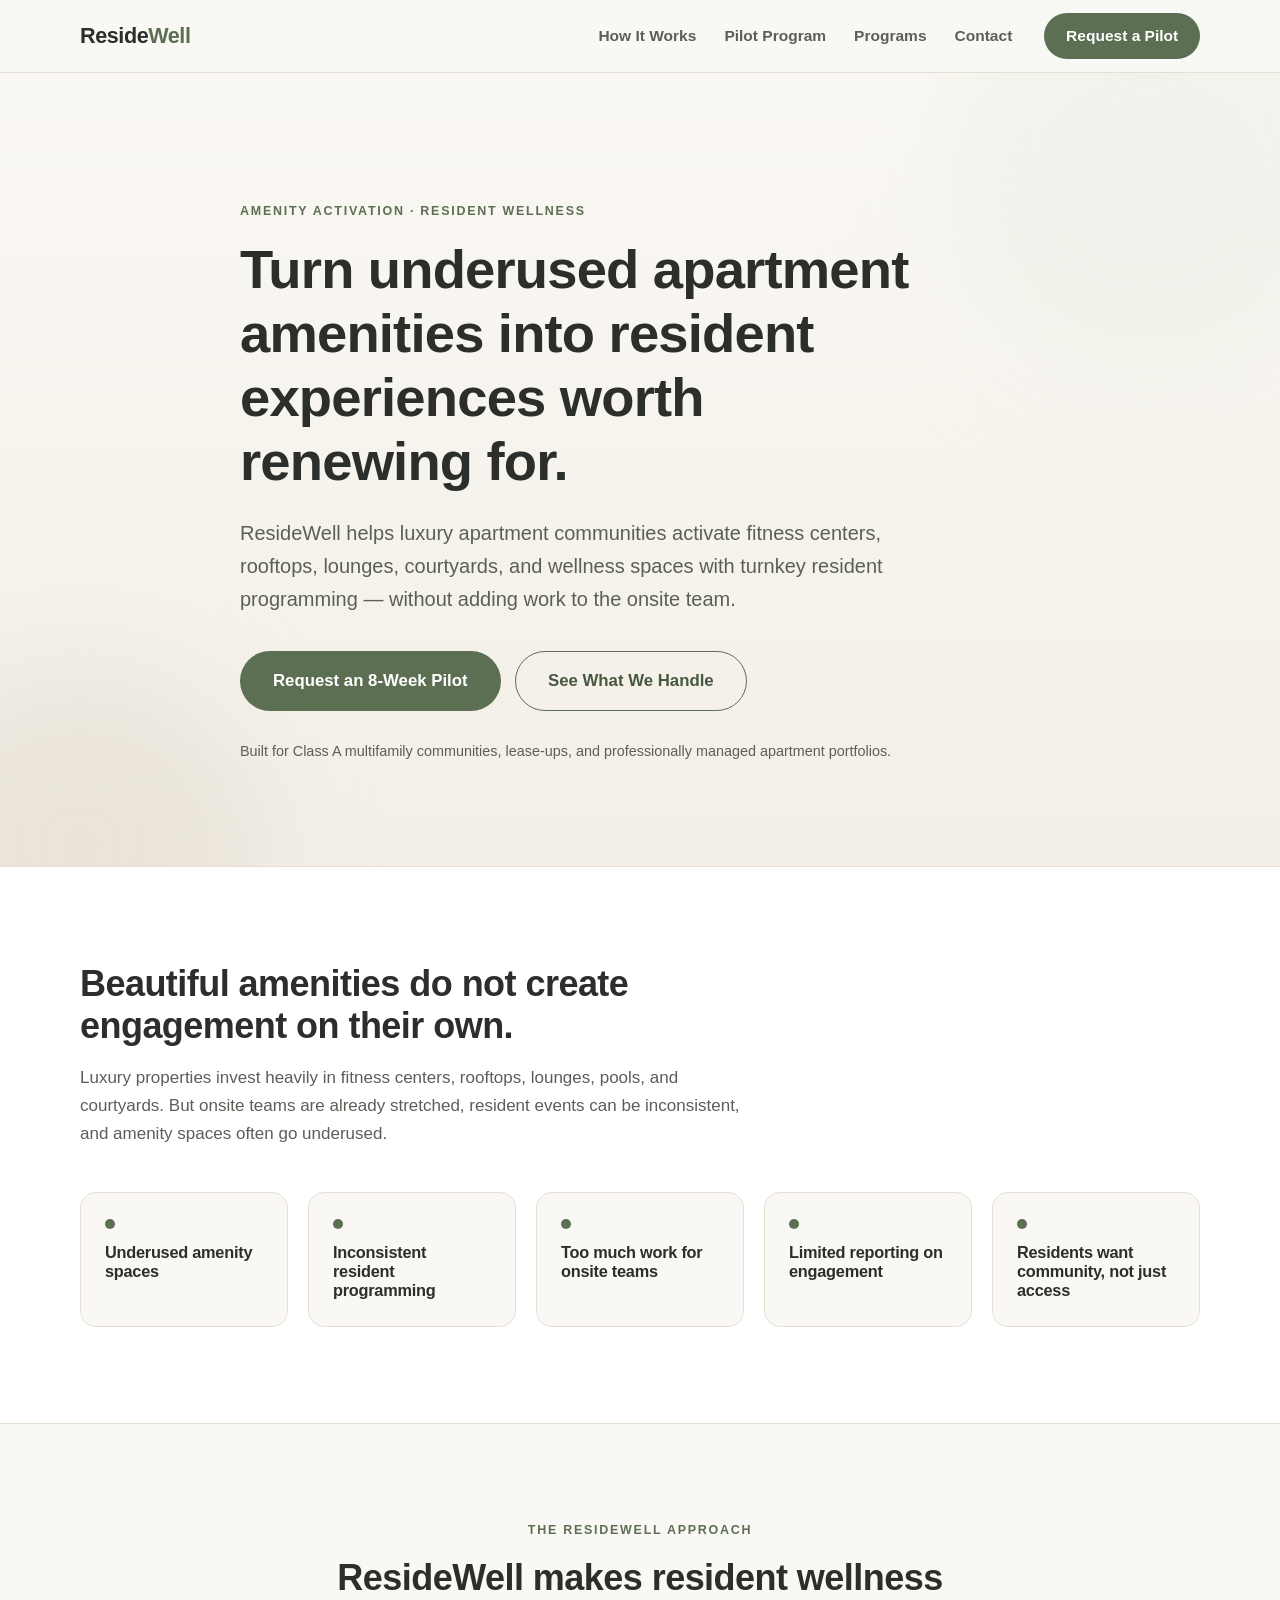
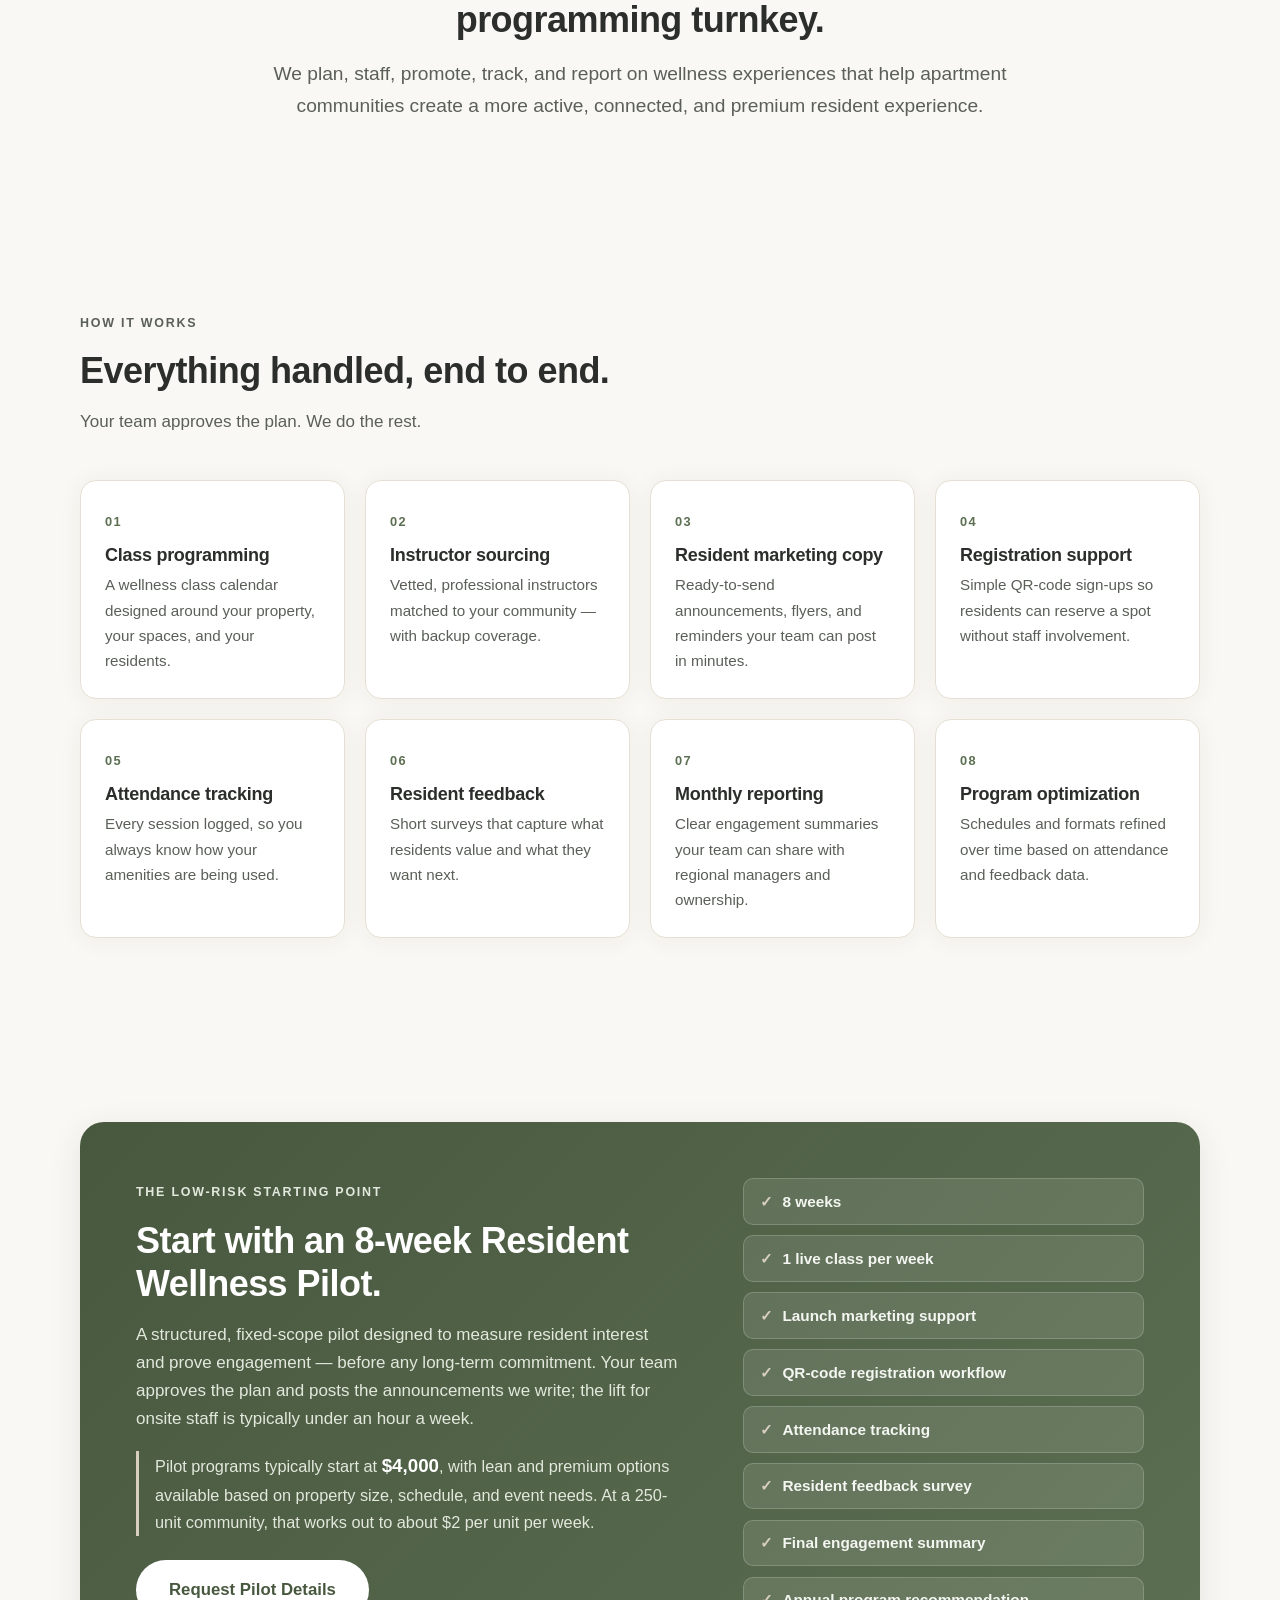
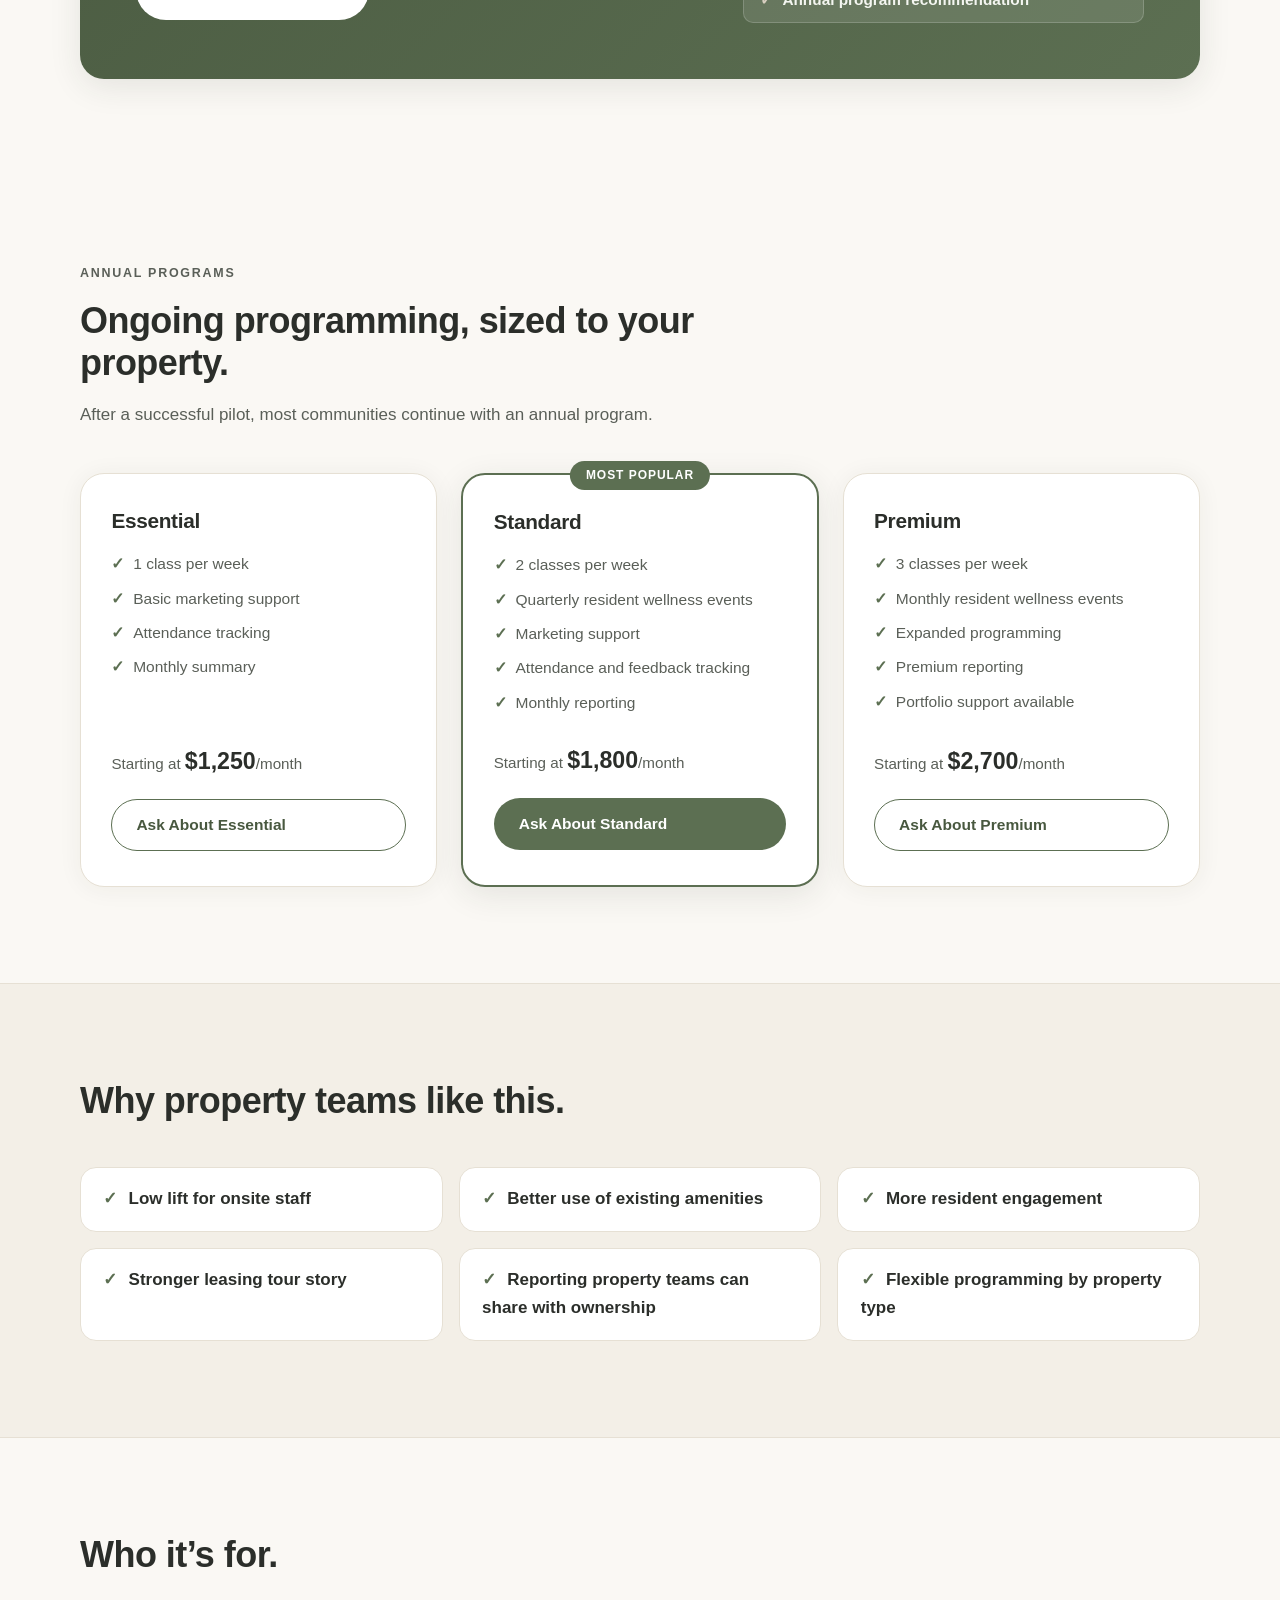
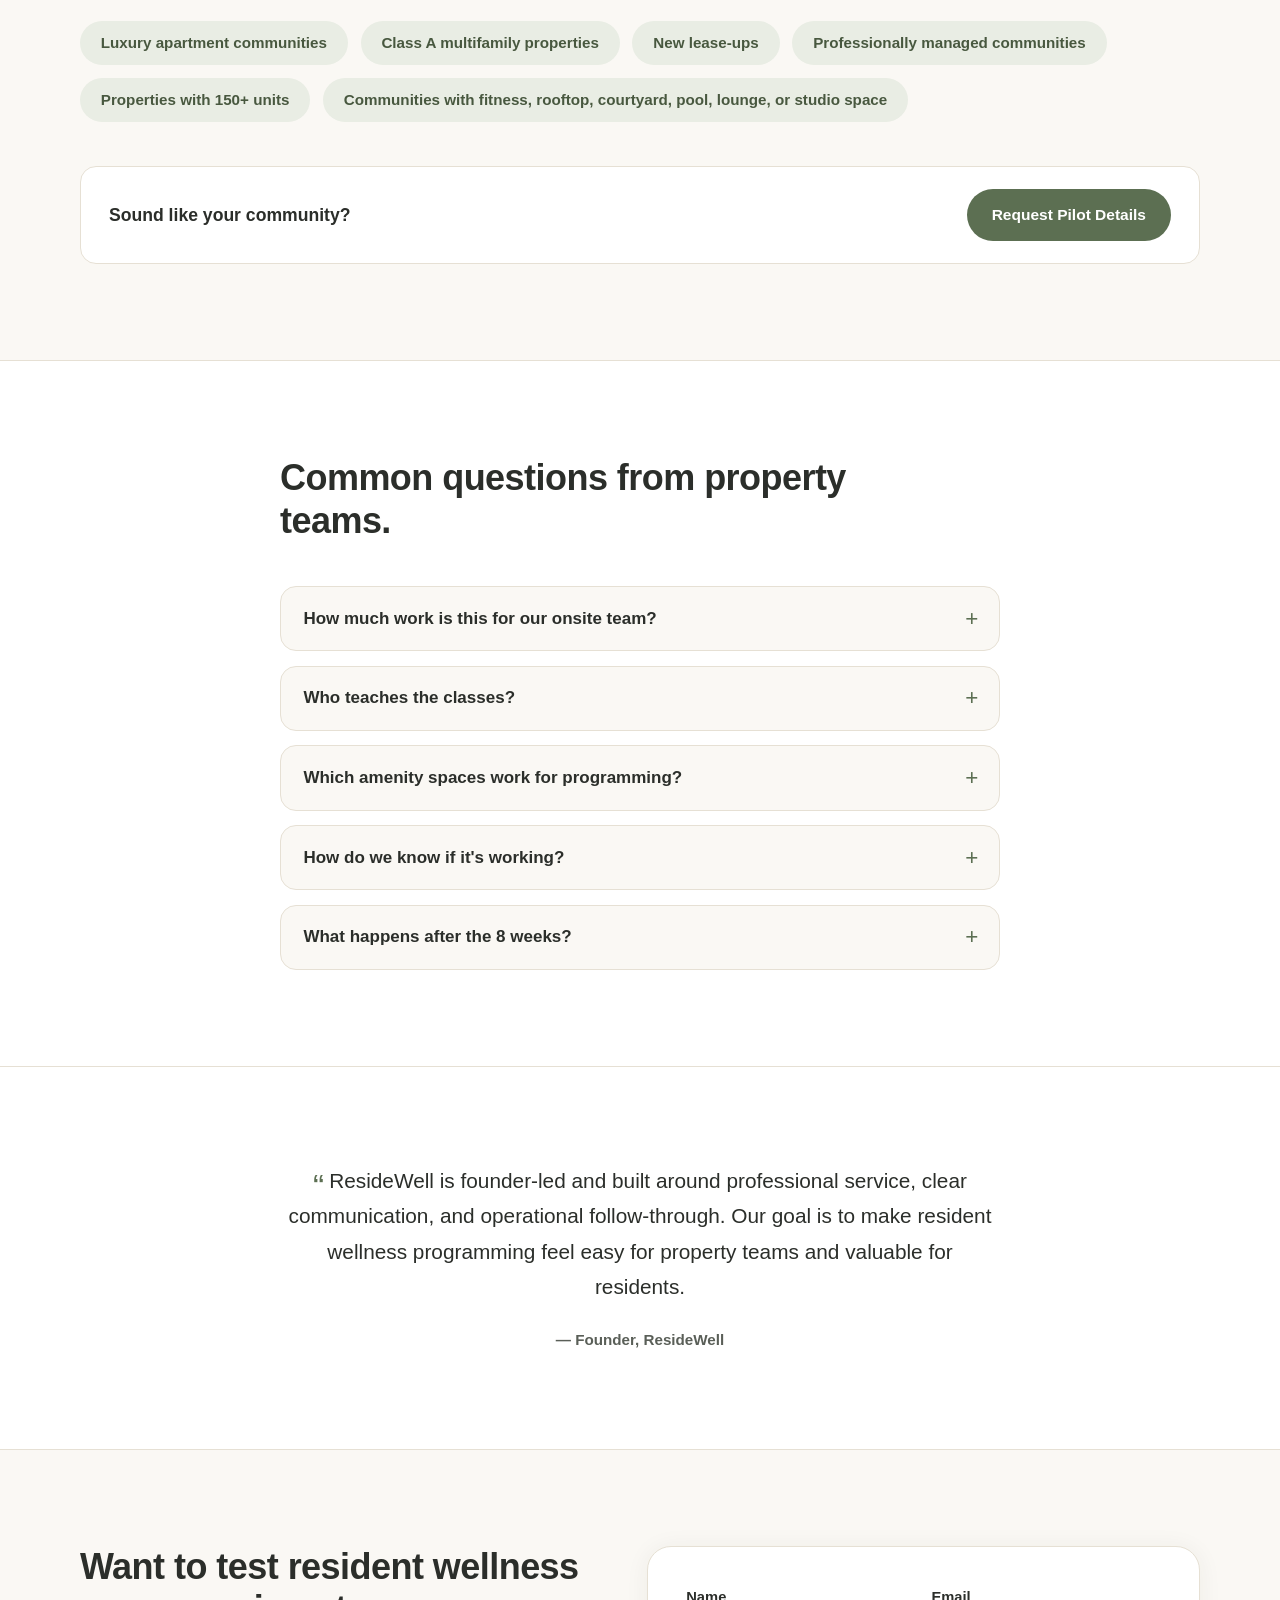
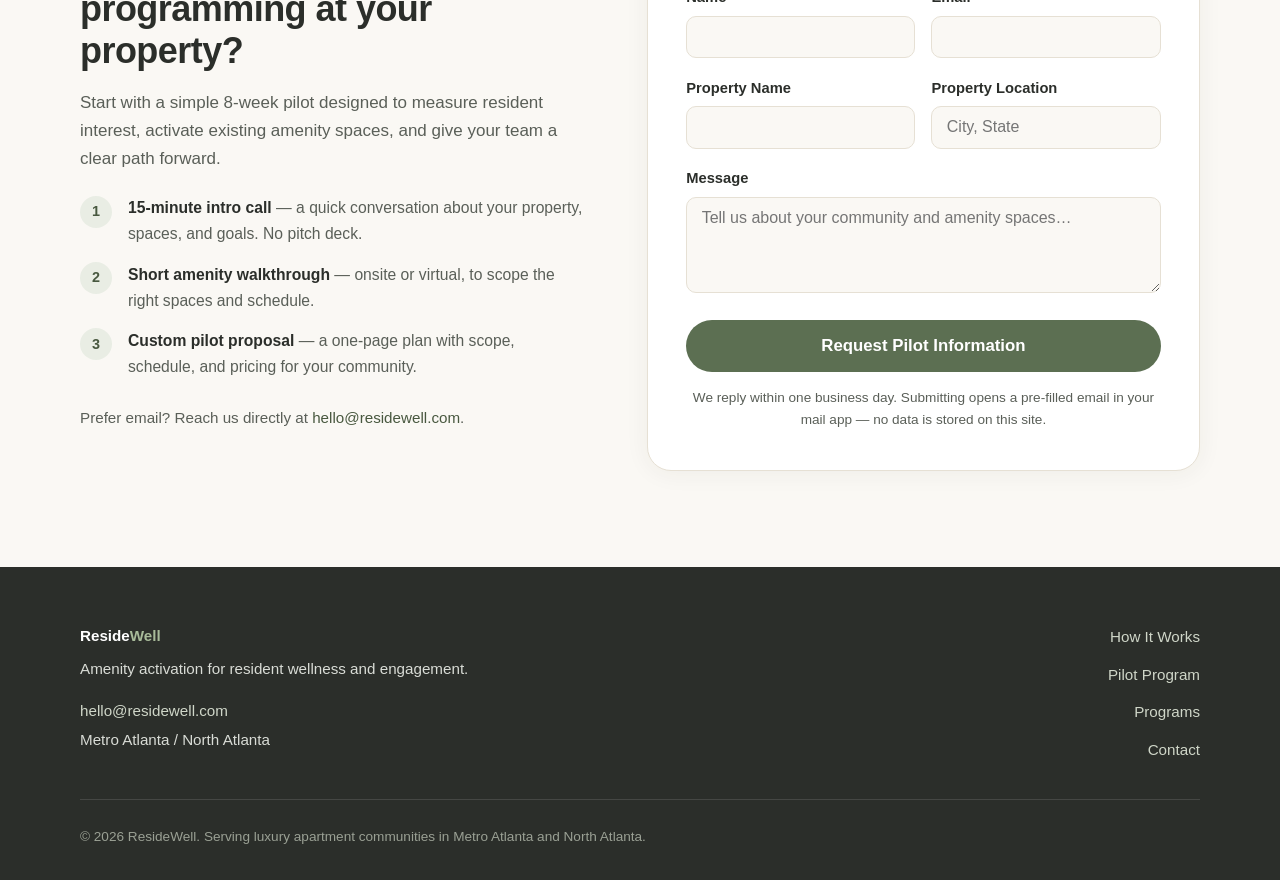
<file: index.html>
<!DOCTYPE html>
<html lang="en">
<head>
  <meta charset="UTF-8" />
  <meta name="viewport" content="width=device-width, initial-scale=1.0" />

  <!-- SEO -->
  <title>ResideWell | Resident Wellness Programming for Luxury Apartments</title>
  <meta name="description" content="ResideWell helps luxury apartment communities activate amenity spaces with turnkey wellness classes, resident events, marketing support, attendance tracking, and reporting." />
  <meta name="keywords" content="resident wellness programming, amenity activation, luxury apartments, Class A multifamily, resident engagement, Metro Atlanta, North Atlanta" />

  <!-- Open Graph (text placeholders — replace og:url with your live URL before launch) -->
  <meta property="og:type" content="website" />
  <meta property="og:title" content="ResideWell | Resident Wellness Programming for Luxury Apartments" />
  <meta property="og:description" content="Turnkey amenity activation for Class A apartment communities — wellness classes, resident events, marketing support, attendance tracking, and reporting. Serving Metro Atlanta and North Atlanta." />
  <meta property="og:url" content="https://YOUR-DOMAIN-HERE.com" />
  <meta property="og:site_name" content="ResideWell" />

  <link rel="stylesheet" href="styles.css" />
</head>
<body>

  <!-- ============================================================
       1. NAVIGATION
       ============================================================ -->
  <header class="site-header">
    <nav class="nav container" aria-label="Main navigation">
      <a href="#top" class="nav-logo">Reside<span>Well</span></a>

      <button class="nav-toggle" aria-expanded="false" aria-controls="nav-menu" aria-label="Toggle navigation menu">
        <span class="nav-toggle-bar"></span>
        <span class="nav-toggle-bar"></span>
        <span class="nav-toggle-bar"></span>
      </button>

      <div class="nav-menu" id="nav-menu">
        <ul class="nav-links">
          <li><a href="#how-it-works">How It Works</a></li>
          <li><a href="#pilot-program">Pilot Program</a></li>
          <li><a href="#programs">Programs</a></li>
          <li><a href="#contact">Contact</a></li>
        </ul>
        <a href="#contact" class="btn btn-primary btn-nav">Request a Pilot</a>
      </div>
    </nav>
  </header>

  <main id="top">

    <!-- ============================================================
         2. HERO
         ============================================================ -->
    <section class="hero" aria-labelledby="hero-heading">
      <div class="hero-shape hero-shape-1" aria-hidden="true"></div>
      <div class="hero-shape hero-shape-2" aria-hidden="true"></div>
      <div class="container hero-inner">
        <p class="eyebrow">Amenity Activation &middot; Resident Wellness</p>
        <h1 id="hero-heading">Turn underused apartment amenities into resident experiences worth renewing&nbsp;for.</h1>
        <p class="hero-sub">ResideWell helps luxury apartment communities activate fitness centers, rooftops, lounges, courtyards, and wellness spaces with turnkey resident programming &mdash; without adding work to the onsite team.</p>
        <div class="hero-ctas">
          <a href="#contact" class="btn btn-primary btn-lg">Request an 8-Week Pilot</a>
          <a href="#how-it-works" class="btn btn-secondary btn-lg">See What We Handle</a>
        </div>
        <p class="hero-trust">Built for Class A multifamily communities, lease-ups, and professionally managed apartment portfolios.</p>
      </div>
    </section>

    <!-- ============================================================
         3. PROBLEM
         ============================================================ -->
    <section class="section section-problem" aria-labelledby="problem-heading">
      <div class="container">
        <div class="section-intro">
          <h2 id="problem-heading">Beautiful amenities do not create engagement on their own.</h2>
          <p>Luxury properties invest heavily in fitness centers, rooftops, lounges, pools, and courtyards. But onsite teams are already stretched, resident events can be inconsistent, and amenity spaces often go underused.</p>
        </div>
        <ul class="card-grid card-grid-5">
          <li class="card card-problem">
            <h3>Underused amenity spaces</h3>
          </li>
          <li class="card card-problem">
            <h3>Inconsistent resident programming</h3>
          </li>
          <li class="card card-problem">
            <h3>Too much work for onsite teams</h3>
          </li>
          <li class="card card-problem">
            <h3>Limited reporting on engagement</h3>
          </li>
          <li class="card card-problem">
            <h3>Residents want community, not just access</h3>
          </li>
        </ul>
      </div>
    </section>

    <!-- ============================================================
         4. SOLUTION
         ============================================================ -->
    <section class="section section-solution" aria-labelledby="solution-heading">
      <div class="container narrow">
        <p class="eyebrow">The ResideWell Approach</p>
        <h2 id="solution-heading">ResideWell makes resident wellness programming turnkey.</h2>
        <p class="section-lede">We plan, staff, promote, track, and report on wellness experiences that help apartment communities create a more active, connected, and premium resident experience.</p>
      </div>
    </section>

    <!-- ============================================================
         5. WHAT WE HANDLE  (nav anchor: How It Works)
         ============================================================ -->
    <section class="section" id="how-it-works" aria-labelledby="handle-heading">
      <div class="container">
        <div class="section-intro">
          <p class="eyebrow">How It Works</p>
          <h2 id="handle-heading">Everything handled, end to end.</h2>
          <p>Your team approves the plan. We do the rest.</p>
        </div>
        <ul class="card-grid card-grid-4">
          <li class="card">
            <span class="card-num" aria-hidden="true">01</span>
            <h3>Class programming</h3>
            <p>A wellness class calendar designed around your property, your spaces, and your residents.</p>
          </li>
          <li class="card">
            <span class="card-num" aria-hidden="true">02</span>
            <h3>Instructor sourcing</h3>
            <p>Vetted, professional instructors matched to your community &mdash; with backup coverage.</p>
          </li>
          <li class="card">
            <span class="card-num" aria-hidden="true">03</span>
            <h3>Resident marketing copy</h3>
            <p>Ready-to-send announcements, flyers, and reminders your team can post in minutes.</p>
          </li>
          <li class="card">
            <span class="card-num" aria-hidden="true">04</span>
            <h3>Registration support</h3>
            <p>Simple QR-code sign-ups so residents can reserve a spot without staff involvement.</p>
          </li>
          <li class="card">
            <span class="card-num" aria-hidden="true">05</span>
            <h3>Attendance tracking</h3>
            <p>Every session logged, so you always know how your amenities are being used.</p>
          </li>
          <li class="card">
            <span class="card-num" aria-hidden="true">06</span>
            <h3>Resident feedback</h3>
            <p>Short surveys that capture what residents value and what they want next.</p>
          </li>
          <li class="card">
            <span class="card-num" aria-hidden="true">07</span>
            <h3>Monthly reporting</h3>
            <p>Clear engagement summaries your team can share with regional managers and ownership.</p>
          </li>
          <li class="card">
            <span class="card-num" aria-hidden="true">08</span>
            <h3>Program optimization</h3>
            <p>Schedules and formats refined over time based on attendance and feedback data.</p>
          </li>
        </ul>
      </div>
    </section>

    <!-- ============================================================
         6. PILOT PROGRAM
         ============================================================ -->
    <section class="section section-pilot" id="pilot-program" aria-labelledby="pilot-heading">
      <div class="container">
        <div class="pilot-panel">
          <div class="pilot-copy">
            <p class="eyebrow eyebrow-light">The Low-Risk Starting Point</p>
            <h2 id="pilot-heading">Start with an 8-week Resident Wellness Pilot.</h2>
            <p>A structured, fixed-scope pilot designed to measure resident interest and prove engagement &mdash; before any long-term commitment. Your team approves the plan and posts the announcements we write; the lift for onsite staff is typically under an hour a week.</p>
            <p class="pilot-price">Pilot programs typically start at <strong>$4,000</strong>, with lean and premium options available based on property size, schedule, and event needs. At a 250-unit community, that works out to about $2 per unit per week.</p>
            <a href="#contact" class="btn btn-primary btn-lg">Request Pilot Details</a>
          </div>
          <ul class="pilot-list">
            <li>8 weeks</li>
            <li>1 live class per week</li>
            <li>Launch marketing support</li>
            <li>QR-code registration workflow</li>
            <li>Attendance tracking</li>
            <li>Resident feedback survey</li>
            <li>Final engagement summary</li>
            <li>Annual program recommendation</li>
          </ul>
        </div>
      </div>
    </section>

    <!-- ============================================================
         7. ANNUAL PROGRAMS
         ============================================================ -->
    <section class="section" id="programs" aria-labelledby="programs-heading">
      <div class="container">
        <div class="section-intro">
          <p class="eyebrow">Annual Programs</p>
          <h2 id="programs-heading">Ongoing programming, sized to your property.</h2>
          <p>After a successful pilot, most communities continue with an annual program.</p>
        </div>
        <div class="pricing-grid">
          <article class="pricing-card">
            <h3>Essential</h3>
            <ul>
              <li>1 class per week</li>
              <li>Basic marketing support</li>
              <li>Attendance tracking</li>
              <li>Monthly summary</li>
            </ul>
            <p class="pricing-price">Starting at <strong>$1,250</strong>/month</p>
            <a href="#contact" class="btn btn-secondary">Ask About Essential</a>
          </article>

          <article class="pricing-card pricing-featured">
            <p class="pricing-badge">Most Popular</p>
            <h3>Standard</h3>
            <ul>
              <li>2 classes per week</li>
              <li>Quarterly resident wellness events</li>
              <li>Marketing support</li>
              <li>Attendance and feedback tracking</li>
              <li>Monthly reporting</li>
            </ul>
            <p class="pricing-price">Starting at <strong>$1,800</strong>/month</p>
            <a href="#contact" class="btn btn-primary">Ask About Standard</a>
          </article>

          <article class="pricing-card">
            <h3>Premium</h3>
            <ul>
              <li>3 classes per week</li>
              <li>Monthly resident wellness events</li>
              <li>Expanded programming</li>
              <li>Premium reporting</li>
              <li>Portfolio support available</li>
            </ul>
            <p class="pricing-price">Starting at <strong>$2,700</strong>/month</p>
            <a href="#contact" class="btn btn-secondary">Ask About Premium</a>
          </article>
        </div>
      </div>
    </section>

    <!-- ============================================================
         8. WHY PROPERTY TEAMS LIKE THIS
         ============================================================ -->
    <section class="section section-why" aria-labelledby="why-heading">
      <div class="container">
        <div class="section-intro">
          <h2 id="why-heading">Why property teams like this.</h2>
        </div>
        <ul class="check-grid">
          <li>Low lift for onsite staff</li>
          <li>Better use of existing amenities</li>
          <li>More resident engagement</li>
          <li>Stronger leasing tour story</li>
          <li>Reporting property teams can share with ownership</li>
          <li>Flexible programming by property type</li>
        </ul>
      </div>
    </section>

    <!-- ============================================================
         9. WHO IT IS FOR
         ============================================================ -->
    <section class="section section-who" aria-labelledby="who-heading">
      <div class="container">
        <div class="section-intro">
          <h2 id="who-heading">Who it&rsquo;s for.</h2>
        </div>
        <ul class="pill-grid">
          <li>Luxury apartment communities</li>
          <li>Class A multifamily properties</li>
          <li>New lease-ups</li>
          <li>Professionally managed communities</li>
          <li>Properties with 150+ units</li>
          <li>Communities with fitness, rooftop, courtyard, pool, lounge, or studio space</li>
        </ul>
        <div class="cta-band">
          <p>Sound like your community?</p>
          <a href="#contact" class="btn btn-primary">Request Pilot Details</a>
        </div>
      </div>
    </section>

    <!-- ============================================================
         COMMON QUESTIONS
         Honest answers to the objections property managers actually
         raise. Do not add claims we cannot support.
         ============================================================ -->
    <section class="section section-faq" aria-labelledby="faq-heading">
      <div class="container narrow">
        <div class="section-intro">
          <h2 id="faq-heading">Common questions from property teams.</h2>
        </div>
        <div class="faq-list">
          <details class="faq-item">
            <summary>How much work is this for our onsite team?</summary>
            <p>Very little by design. Your team approves the schedule, provides access to the space, and posts the announcements we write for you. We handle programming, instructors, registration, attendance, and reporting &mdash; typically under an hour a week of staff time.</p>
          </details>
          <details class="faq-item">
            <summary>Who teaches the classes?</summary>
            <p>Instructors sourced and screened by ResideWell. Every instructor is required to maintain current certification and liability insurance, follows written professionalism standards built for luxury residential settings, and has backup coverage so a scheduling conflict never becomes your problem.</p>
          </details>
          <details class="faq-item">
            <summary>Which amenity spaces work for programming?</summary>
            <p>Fitness centers, rooftops, courtyards, pool decks, lounges, and studio or flex spaces all work. During a short walkthrough we scope which spaces and formats fit your property and your residents.</p>
          </details>
          <details class="faq-item">
            <summary>How do we know if it's working?</summary>
            <p>Every class uses QR-code registration and attendance tracking, and residents complete a short feedback survey. You receive a final engagement summary you can share with regional managers and ownership &mdash; real numbers, not anecdotes.</p>
          </details>
          <details class="faq-item">
            <summary>What happens after the 8 weeks?</summary>
            <p>You receive the engagement summary and an annual program recommendation based on what residents actually attended and asked for. Continue with an annual program, adjust the format, or stop &mdash; the pilot carries no further obligation.</p>
          </details>
        </div>
      </div>
    </section>

    <!-- ============================================================
         10. FOUNDER NOTE
         CUSTOMIZE: add your name and a short personal line here when ready.
         ============================================================ -->
    <section class="section section-founder" aria-labelledby="founder-heading">
      <div class="container narrow">
        <h2 id="founder-heading" class="visually-hidden">A note from the founder</h2>
        <blockquote class="founder-note">
          <p>ResideWell is founder-led and built around professional service, clear communication, and operational follow-through. Our goal is to make resident wellness programming feel easy for property teams and valuable for residents.</p>
          <footer>&mdash; Founder, ResideWell <!-- CUSTOMIZE: replace with "FirstName LastName, Founder" when ready --></footer>
        </blockquote>
      </div>
    </section>

    <!-- ============================================================
         11. CONTACT
         NOTE: This form uses a mailto: fallback (no backend).
         See README.md for how to swap in Formspree, Netlify Forms,
         Tally, or HubSpot later.
         ============================================================ -->
    <section class="section section-contact" id="contact" aria-labelledby="contact-heading">
      <div class="container contact-grid">
        <div class="contact-copy">
          <h2 id="contact-heading">Want to test resident wellness programming at your property?</h2>
          <p>Start with a simple 8-week pilot designed to measure resident interest, activate existing amenity spaces, and give your team a clear path forward.</p>

          <!-- What happens next: reduces perceived risk for property managers.
               CUSTOMIZE: if you have a Calendly link, make step 1 a direct link:
               <a href="https://calendly.com/YOUR-LINK">15-minute intro call</a> -->
          <ol class="next-steps">
            <li><strong>15-minute intro call</strong> &mdash; a quick conversation about your property, spaces, and goals. No pitch deck.</li>
            <li><strong>Short amenity walkthrough</strong> &mdash; onsite or virtual, to scope the right spaces and schedule.</li>
            <li><strong>Custom pilot proposal</strong> &mdash; a one-page plan with scope, schedule, and pricing for your community.</li>
          </ol>

          <p class="contact-direct">Prefer email? Reach us directly at
            <!-- CUSTOMIZE: replace with your real email address (also update script.js) -->
            <a href="mailto:hello@residewell.com">hello@residewell.com</a>.
          </p>
        </div>

        <form class="contact-form" id="pilot-form" novalidate>
          <div class="form-row">
            <div class="form-field">
              <label for="field-name">Name</label>
              <input type="text" id="field-name" name="name" autocomplete="name" required />
            </div>
            <div class="form-field">
              <label for="field-email">Email</label>
              <input type="email" id="field-email" name="email" autocomplete="email" required />
            </div>
          </div>
          <div class="form-row">
            <div class="form-field">
              <label for="field-property">Property Name</label>
              <input type="text" id="field-property" name="property" required />
            </div>
            <div class="form-field">
              <label for="field-location">Property Location</label>
              <input type="text" id="field-location" name="location" placeholder="City, State" required />
            </div>
          </div>
          <div class="form-field">
            <label for="field-message">Message</label>
            <textarea id="field-message" name="message" rows="4" placeholder="Tell us about your community and amenity spaces&hellip;"></textarea>
          </div>
          <button type="submit" class="btn btn-primary btn-lg btn-block">Request Pilot Information</button>
          <!-- CUSTOMIZE: honor this reply-time commitment, or adjust the wording -->
          <p class="form-note">We reply within one business day. Submitting opens a pre-filled email in your mail app &mdash; no data is stored on this site.</p>
        </form>
      </div>
    </section>
  </main>

  <!-- ============================================================
       12. FOOTER
       ============================================================ -->
  <footer class="site-footer">
    <div class="container footer-grid">
      <div class="footer-brand">
        <p class="footer-logo">Reside<span>Well</span></p>
        <p>Amenity activation for resident wellness and engagement.</p>
        <p class="footer-meta">
          <!-- CUSTOMIZE: replace with your real email address -->
          <a href="mailto:hello@residewell.com">hello@residewell.com</a><br />
          Metro Atlanta / North Atlanta
        </p>
      </div>
      <nav class="footer-nav" aria-label="Footer navigation">
        <ul>
          <li><a href="#how-it-works">How It Works</a></li>
          <li><a href="#pilot-program">Pilot Program</a></li>
          <li><a href="#programs">Programs</a></li>
          <li><a href="#contact">Contact</a></li>
        </ul>
      </nav>
    </div>
    <div class="container footer-bottom">
      <p>&copy; <span id="year">2026</span> ResideWell. Serving luxury apartment communities in Metro Atlanta and North Atlanta.</p>
    </div>
  </footer>

  <script src="script.js"></script>
</body>
</html>
</file>
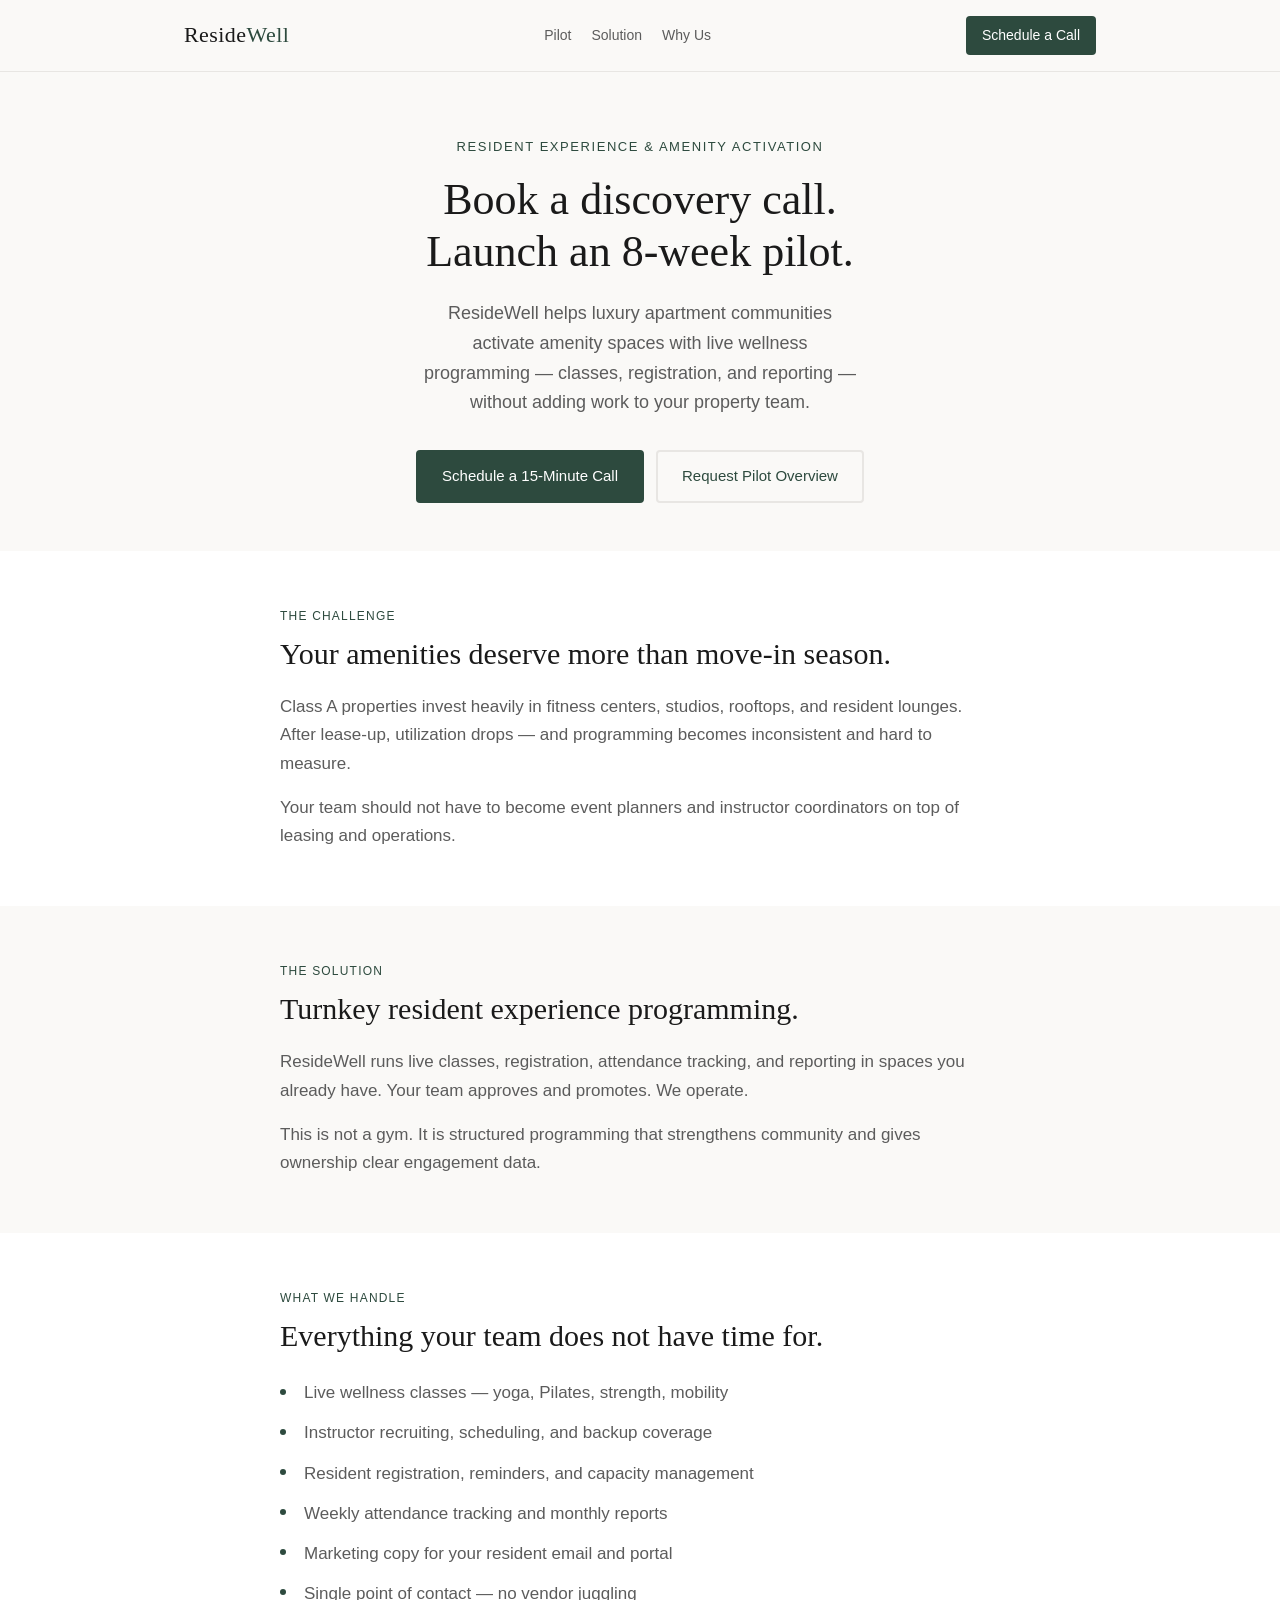
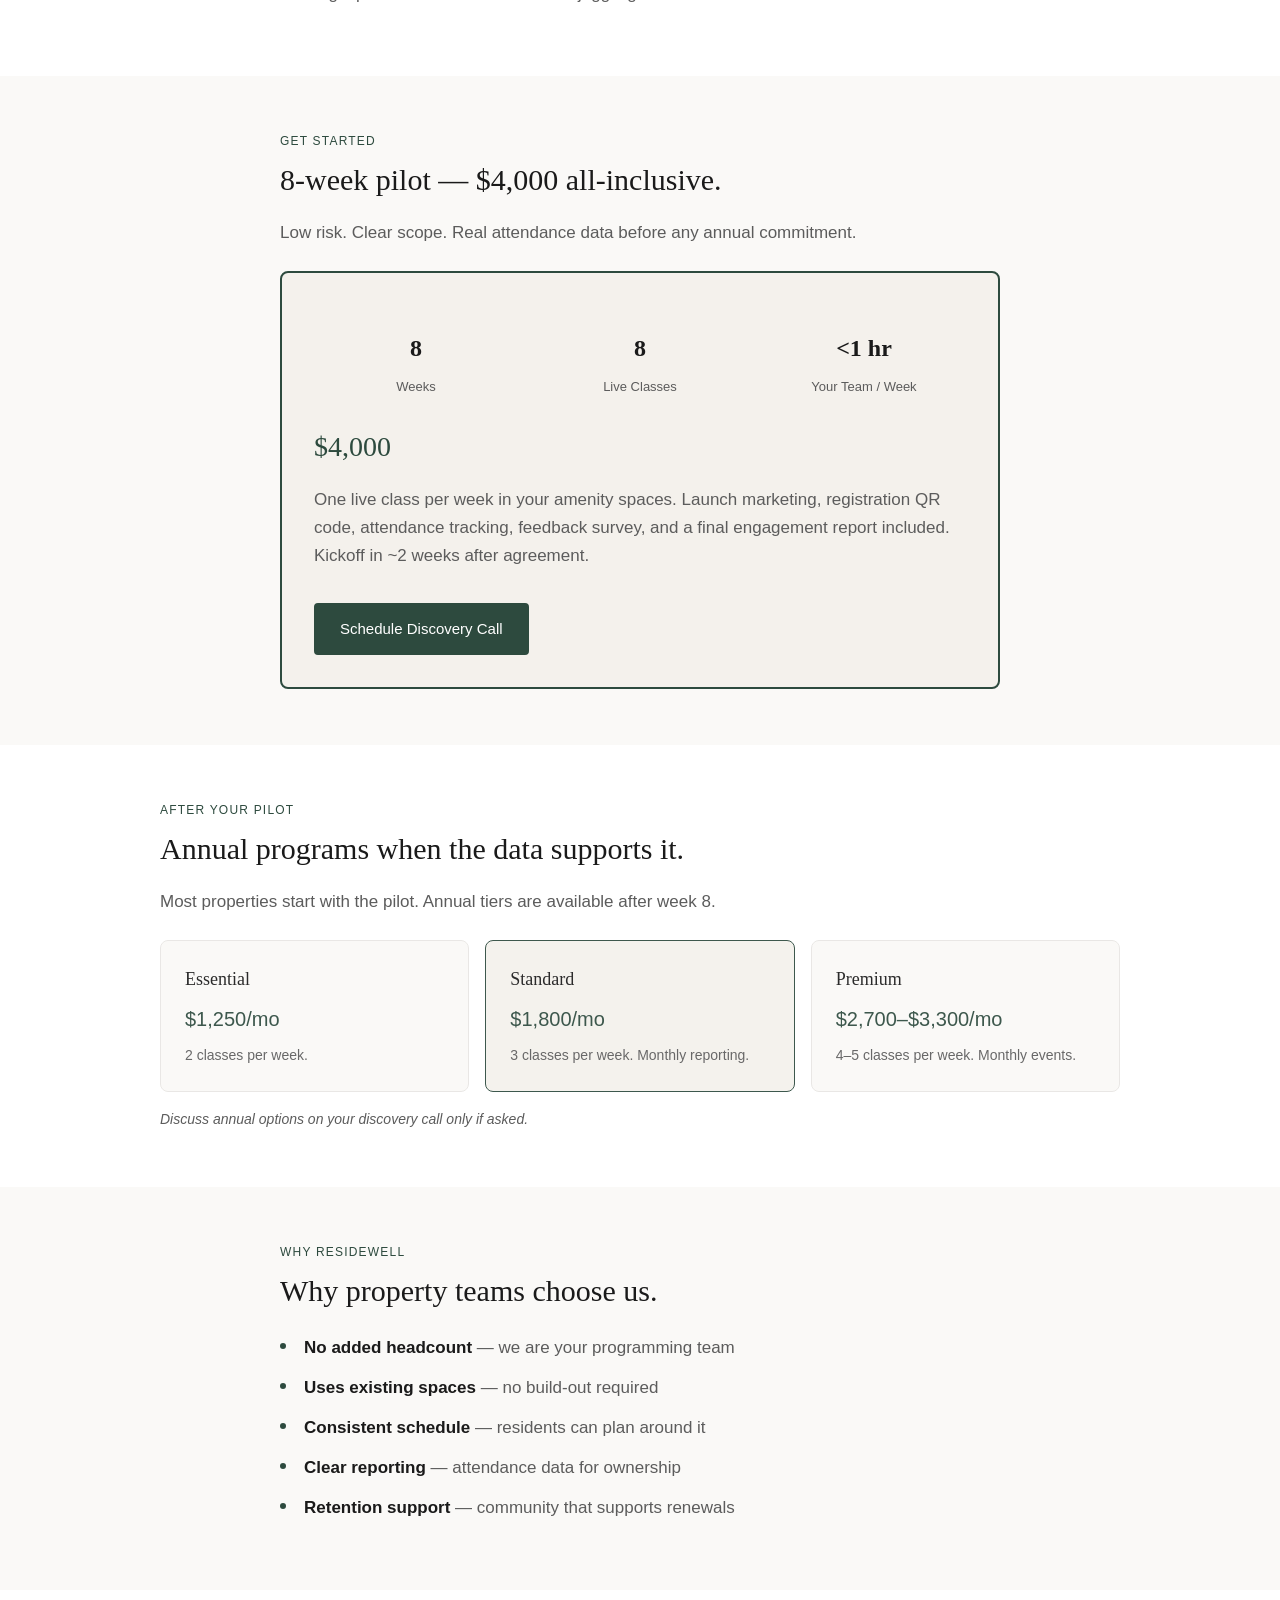
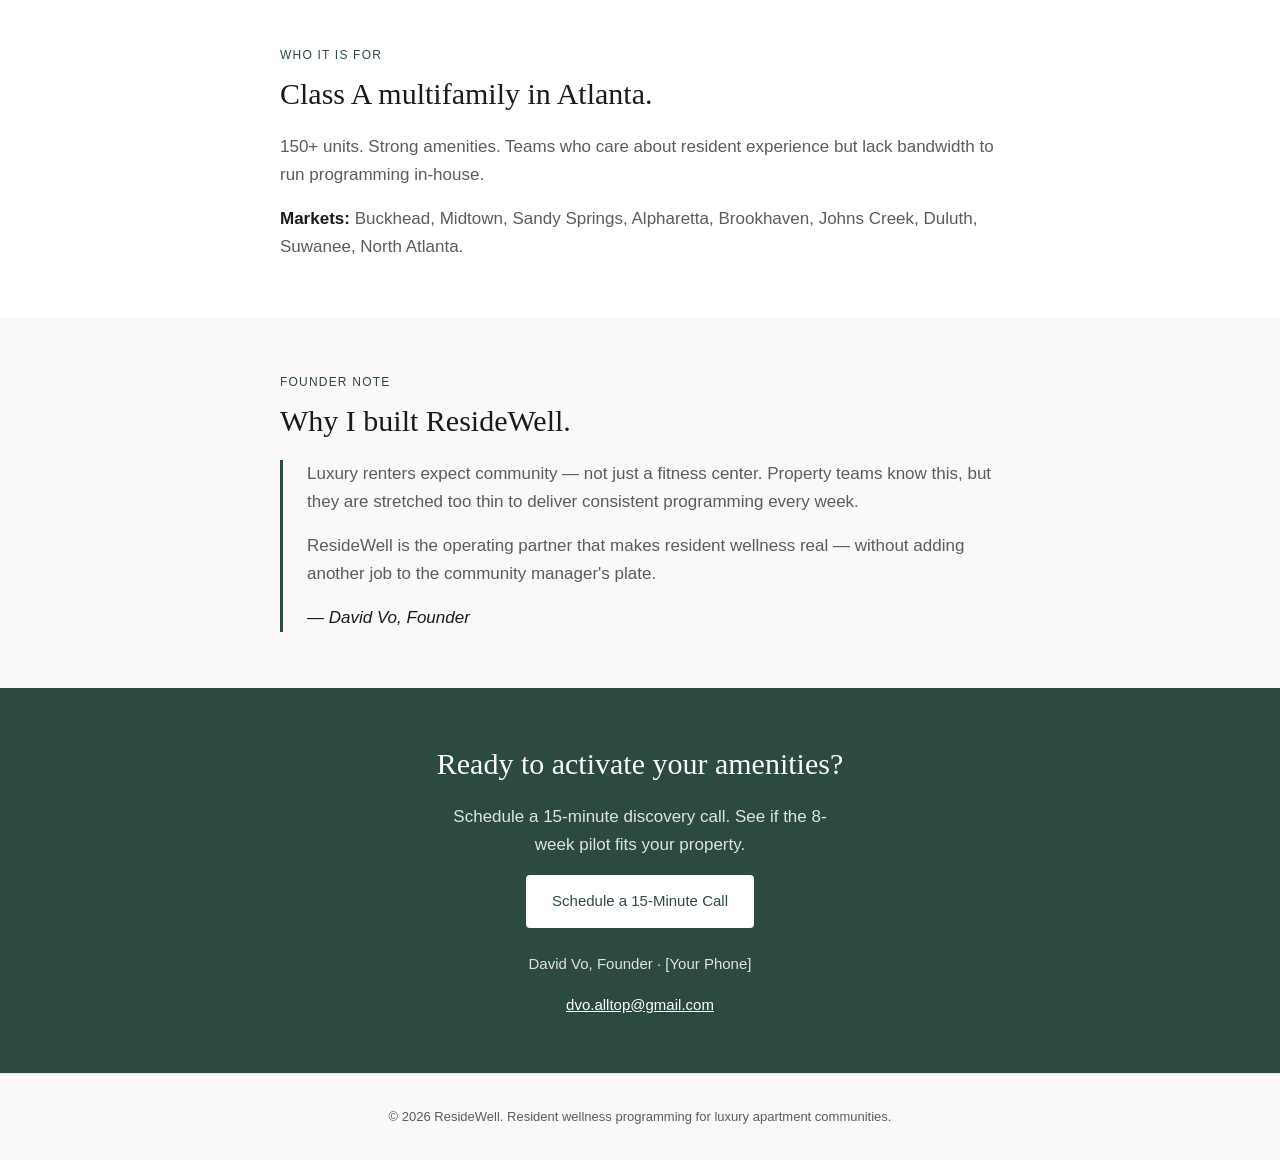
<file: residewell-launch/website/index.html>
<!doctype html>
<html lang="en">
  <head>
    <meta charset="UTF-8" />
    <meta http-equiv="refresh" content="0; url=./simple-index.html" />
    <title>ResideWell — Redirecting…</title>
  </head>
  <body>
    <p>
      <a href="./simple-index.html">Open the ResideWell landing page</a> — the canonical
      page is <code>simple-index.html</code>.
    </p>
  </body>
</html>
</file>
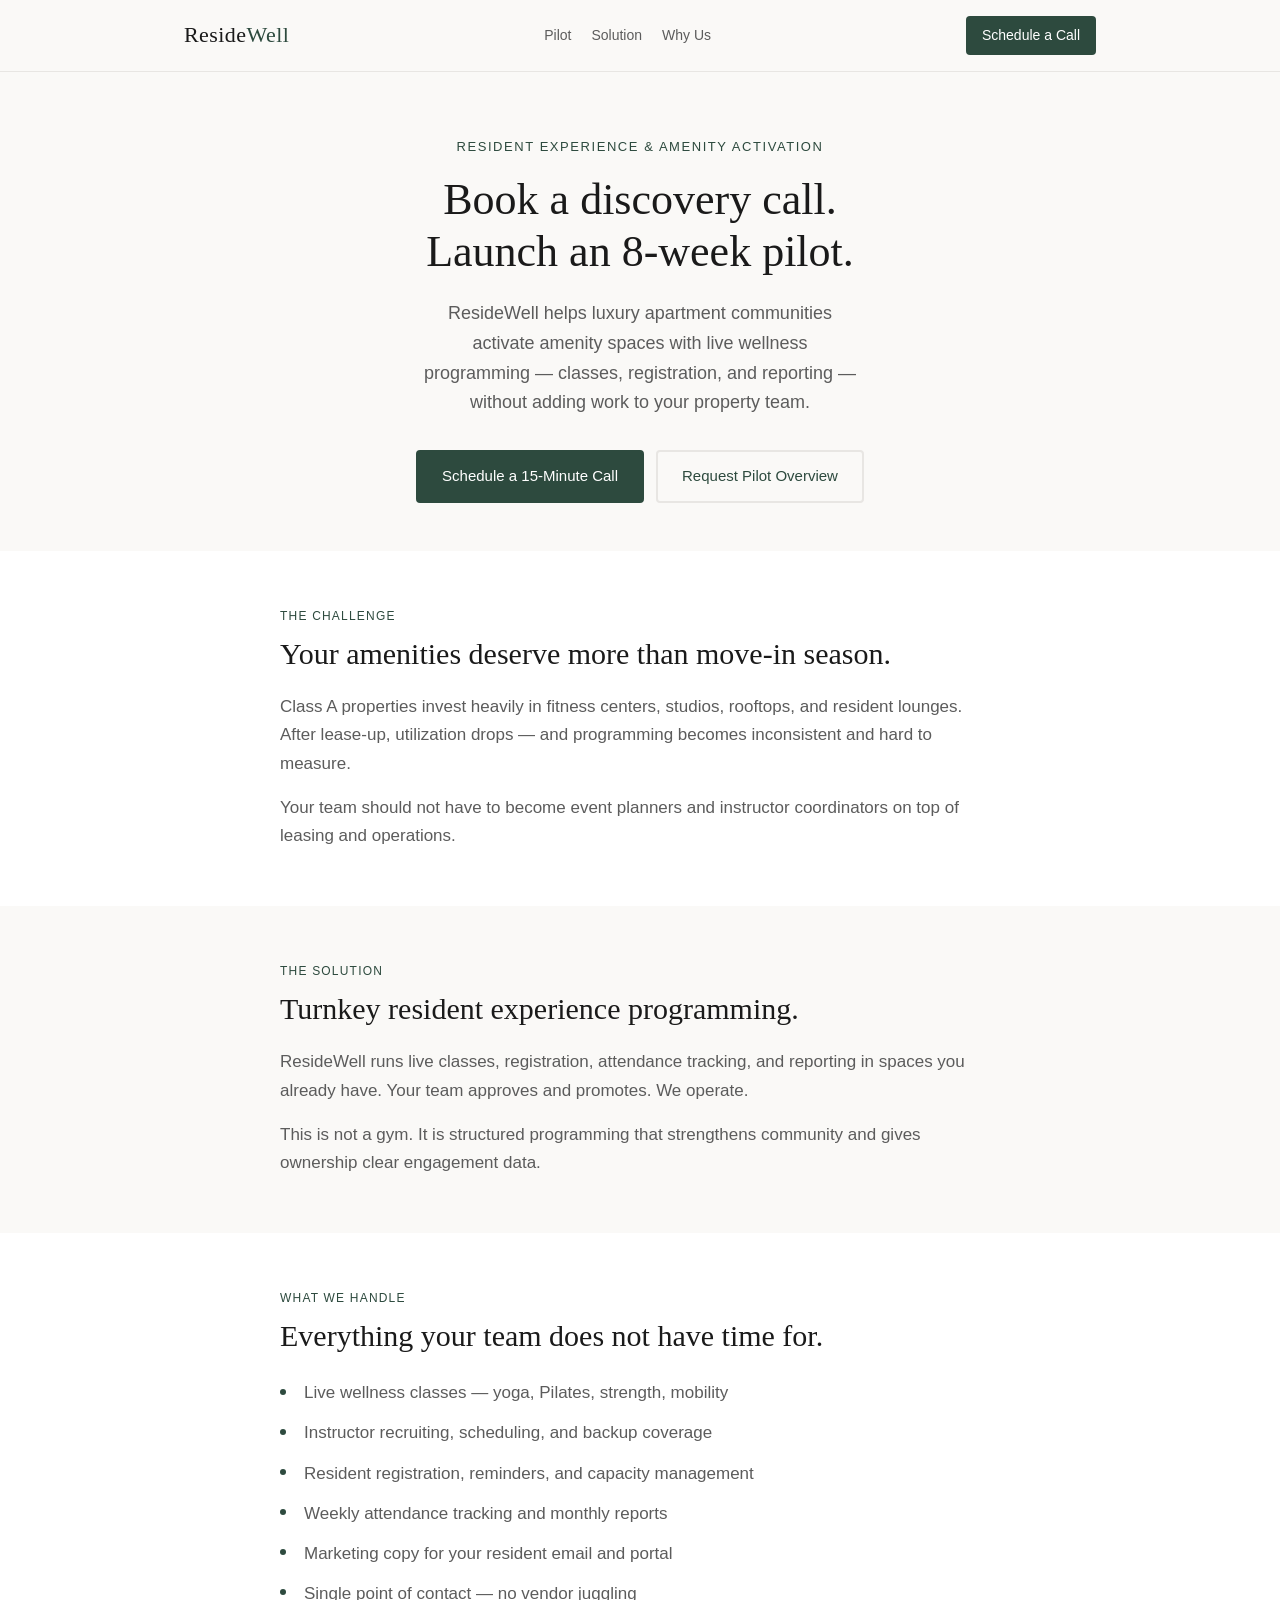
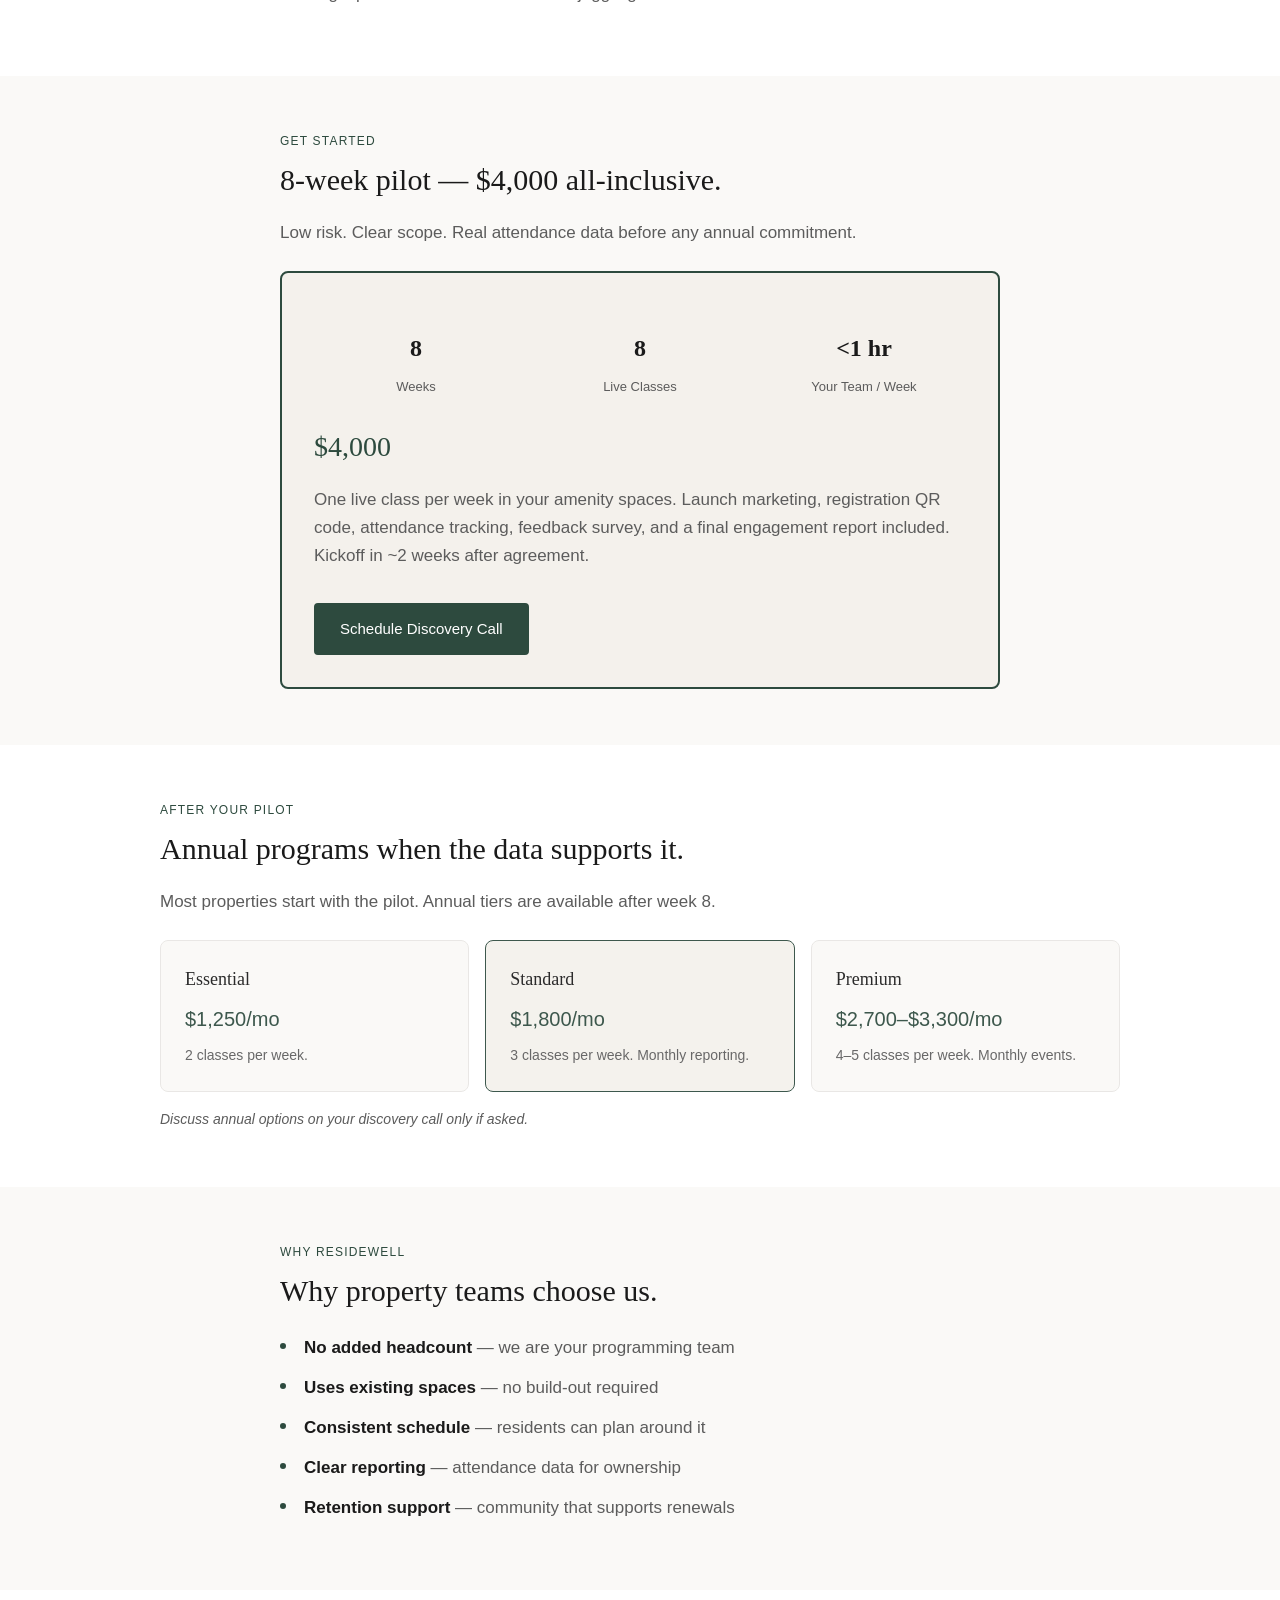
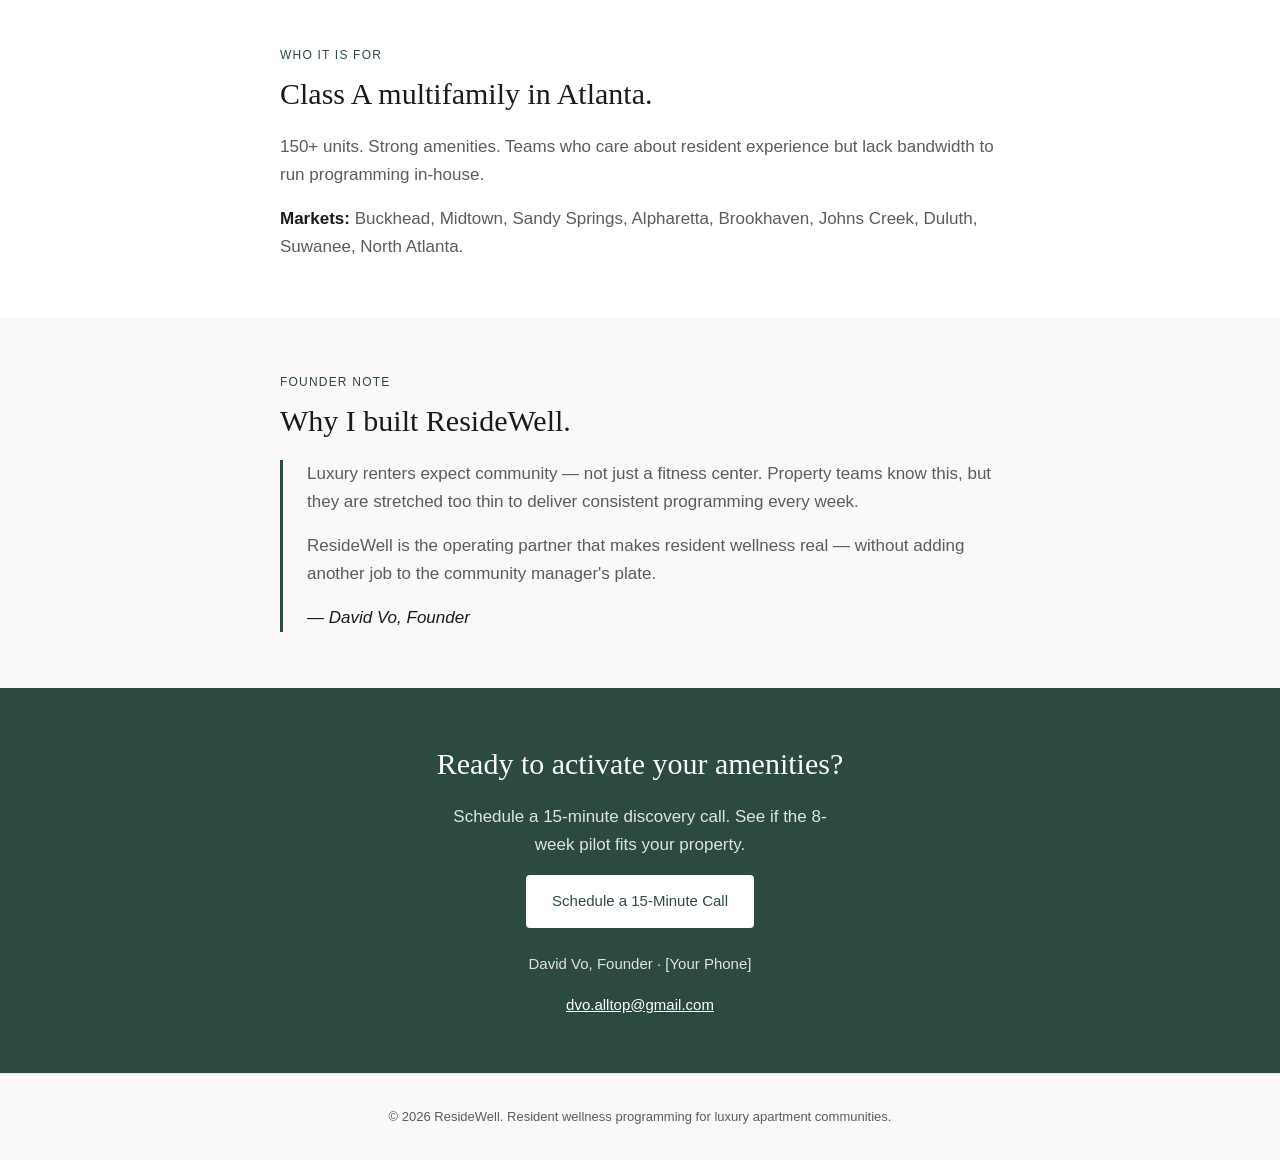
<file: residewell-launch/website/simple-index.html>
<!doctype html>
<html lang="en">
  <head>
    <meta charset="UTF-8" />
    <meta name="viewport" content="width=device-width, initial-scale=1.0" />
    <meta
      name="description"
      content="ResideWell helps luxury apartment communities activate amenity spaces with live wellness classes, resident events, and reporting. 8-week pilot available. Atlanta metro."
    />
    <title>ResideWell | Resident Wellness Programming for Luxury Apartments</title>
    <link rel="stylesheet" href="./styles.css" />
  </head>
  <body>
    <header class="site-header">
      <div class="header-inner">
        <a href="#" class="logo">Reside<span>Well</span></a>
        <nav class="site-nav" aria-label="Main">
          <a href="#pilot">Pilot</a>
          <a href="#solution">Solution</a>
          <a href="#why">Why Us</a>
        </nav>
        <div class="header-actions">
          <!-- TODO: After creating your Calendly account, replace this URL with your real link (see operations/founder-setup-guide.md) -->
          <a
            href="https://calendly.com/residewell/15min"
            target="_blank"
            rel="noopener"
            class="nav-cta"
            >Schedule a Call</a
          >
        </div>
      </div>
    </header>

    <main>
      <section class="hero">
        <p class="hero-eyebrow">Resident Experience &amp; Amenity Activation</p>
        <h1>Book a discovery call. Launch an 8-week pilot.</h1>
        <p class="hero-sub">
          ResideWell helps luxury apartment communities activate amenity spaces with
          live wellness programming — classes, registration, and reporting — without
          adding work to your property team.
        </p>
        <div class="cta-group">
          <!-- TODO: Replace Calendly URL with your real link (operations/founder-setup-guide.md) -->
          <a
            href="https://calendly.com/residewell/15min"
            target="_blank"
            rel="noopener"
            class="btn btn-primary"
            >Schedule a 15-Minute Call</a
          >
          <!-- TODO: Swap to david@residewell.com once Google Workspace is live -->
          <a
            href="mailto:dvo.alltop@gmail.com?subject=Pilot%20Overview%20Request%20—%20ResideWell"
            class="btn btn-secondary"
            >Request Pilot Overview</a
          >
        </div>
      </section>

      <section id="problem">
        <div class="section-inner">
          <p class="section-label">The Challenge</p>
          <h2>Your amenities deserve more than move-in season.</h2>
          <p>
            Class A properties invest heavily in fitness centers, studios, rooftops, and
            resident lounges. After lease-up, utilization drops — and programming
            becomes inconsistent and hard to measure.
          </p>
          <p>
            Your team should not have to become event planners and instructor
            coordinators on top of leasing and operations.
          </p>
        </div>
      </section>

      <section id="solution">
        <div class="section-inner">
          <p class="section-label">The Solution</p>
          <h2>Turnkey resident experience programming.</h2>
          <p>
            ResideWell runs live classes, registration, attendance tracking, and
            reporting in spaces you already have. Your team approves and promotes. We
            operate.
          </p>
          <p>
            This is not a gym. It is structured programming that strengthens community
            and gives ownership clear engagement data.
          </p>
        </div>
      </section>

      <section id="services">
        <div class="section-inner">
          <p class="section-label">What We Handle</p>
          <h2>Everything your team does not have time for.</h2>
          <ul class="feature-list">
            <li>Live wellness classes — yoga, Pilates, strength, mobility</li>
            <li>Instructor recruiting, scheduling, and backup coverage</li>
            <li>Resident registration, reminders, and capacity management</li>
            <li>Weekly attendance tracking and monthly reports</li>
            <li>Marketing copy for your resident email and portal</li>
            <li>Single point of contact — no vendor juggling</li>
          </ul>
        </div>
      </section>

      <section id="pilot">
        <div class="section-inner">
          <p class="section-label">Get Started</p>
          <h2>8-week pilot — $4,000 all-inclusive.</h2>
          <p>
            Low risk. Clear scope. Real attendance data before any annual commitment.
          </p>
          <div class="pilot-card">
            <div class="pilot-grid">
              <div class="pilot-stat">
                <strong>8</strong>
                <span>Weeks</span>
              </div>
              <div class="pilot-stat">
                <strong>8</strong>
                <span>Live Classes</span>
              </div>
              <div class="pilot-stat">
                <strong>&lt;1 hr</strong>
                <span>Your Team / Week</span>
              </div>
            </div>
            <p class="pilot-price">$4,000</p>
            <p>
              One live class per week in your amenity spaces. Launch marketing,
              registration QR code, attendance tracking, feedback survey, and a final
              engagement report included. Kickoff in ~2 weeks after agreement.
            </p>
            <!-- TODO: Replace Calendly URL with your real link -->
            <a
              href="https://calendly.com/residewell/15min"
              target="_blank"
              rel="noopener"
              class="btn btn-primary btn-spaced"
              >Schedule Discovery Call</a
            >
          </div>
        </div>
      </section>

      <section id="annual">
        <div class="section-inner wide">
          <p class="section-label">After Your Pilot</p>
          <h2>Annual programs when the data supports it.</h2>
          <p>
            Most properties start with the pilot. Annual tiers are available after week
            8.
          </p>
          <div class="tier-grid">
            <div class="tier">
              <h3>Essential</h3>
              <p class="price">$1,250/mo</p>
              <p>2 classes per week.</p>
            </div>
            <div class="tier featured">
              <h3>Standard</h3>
              <p class="price">$1,800/mo</p>
              <p>3 classes per week. Monthly reporting.</p>
            </div>
            <div class="tier">
              <h3>Premium</h3>
              <p class="price">$2,700–$3,300/mo</p>
              <p>4–5 classes per week. Monthly events.</p>
            </div>
          </div>
          <p class="section-note">
            Discuss annual options on your discovery call only if asked.
          </p>
        </div>
      </section>

      <section id="why">
        <div class="section-inner">
          <p class="section-label">Why ResideWell</p>
          <h2>Why property teams choose us.</h2>
          <ul class="feature-list">
            <li><strong>No added headcount</strong> — we are your programming team</li>
            <li><strong>Uses existing spaces</strong> — no build-out required</li>
            <li><strong>Consistent schedule</strong> — residents can plan around it</li>
            <li><strong>Clear reporting</strong> — attendance data for ownership</li>
            <li>
              <strong>Retention support</strong> — community that supports renewals
            </li>
          </ul>
        </div>
      </section>

      <section id="audience">
        <div class="section-inner">
          <p class="section-label">Who It Is For</p>
          <h2>Class A multifamily in Atlanta.</h2>
          <p>
            150+ units. Strong amenities. Teams who care about resident experience but
            lack bandwidth to run programming in-house.
          </p>
          <p>
            <strong class="text-emphasis">Markets:</strong> Buckhead, Midtown, Sandy
            Springs, Alpharetta, Brookhaven, Johns Creek, Duluth, Suwanee, North
            Atlanta.
          </p>
        </div>
      </section>

      <section id="founder">
        <div class="section-inner">
          <p class="section-label">Founder Note</p>
          <h2>Why I built ResideWell.</h2>
          <div class="founder-note">
            <p>
              Luxury renters expect community — not just a fitness center. Property
              teams know this, but they are stretched too thin to deliver consistent
              programming every week.
            </p>
            <p>
              ResideWell is the operating partner that makes resident wellness real —
              without adding another job to the community manager's plate.
            </p>
            <p class="signature">— David Vo, Founder</p>
          </div>
        </div>
      </section>

      <section id="contact" class="cta-section">
        <div class="section-inner">
          <h2>Ready to activate your amenities?</h2>
          <p>
            Schedule a 15-minute discovery call. See if the 8-week pilot fits your
            property.
          </p>
          <!-- TODO: Replace Calendly URL with your real link -->
          <a
            href="https://calendly.com/residewell/15min"
            target="_blank"
            rel="noopener"
            class="btn btn-primary"
            >Schedule a 15-Minute Call</a
          >
          <div class="contact-info">
            <p>David Vo, Founder · [Your Phone]</p>
            <!-- TODO: Swap both address instances to david@residewell.com once Google Workspace is live -->
            <p><a href="mailto:dvo.alltop@gmail.com">dvo.alltop@gmail.com</a></p>
          </div>
        </div>
      </section>
    </main>

    <footer class="site-footer">
      <p>
        &copy; 2026 ResideWell. Resident wellness programming for luxury apartment
        communities.
      </p>
    </footer>
  </body>
</html>
</file>
<file: styles.css>
/* ============================================================
   ResideWell — Landing Page Styles
   Premium, calm, hospitality-inspired B2B aesthetic.
   Edit the variables below to adjust the whole palette at once.
   ============================================================ */

:root {
  /* Palette */
  --bg: #faf8f4;             /* warm off-white */
  --bg-alt: #f3efe7;         /* warm beige/taupe secondary */
  --surface: #ffffff;
  --text: #2b2e2a;           /* deep charcoal */
  --text-soft: #5a5f58;
  --sage: #5c6f52;           /* muted sage accent (AA contrast on white) */
  --sage-dark: #48583f;
  --sage-tint: #e9ede4;
  --taupe: #d8cfc0;
  --border: #e6e0d4;

  /* Type & shape */
  --font: -apple-system, BlinkMacSystemFont, "Segoe UI", Roboto,
          "Helvetica Neue", Arial, sans-serif;
  --radius: 16px;
  --radius-lg: 24px;
  --shadow: 0 2px 24px rgba(43, 46, 42, 0.06);
  --shadow-hover: 0 8px 32px rgba(43, 46, 42, 0.1);

  /* Layout */
  --container: 1120px;
  --header-h: 72px;
}

/* ---------- Reset & base ---------- */
*,
*::before,
*::after {
  box-sizing: border-box;
  margin: 0;
  padding: 0;
}

html {
  scroll-behavior: smooth;
  scroll-padding-top: calc(var(--header-h) + 16px);
}

body {
  font-family: var(--font);
  font-size: 1.0625rem;
  line-height: 1.65;
  color: var(--text);
  background: var(--bg);
  -webkit-font-smoothing: antialiased;
}

img {
  max-width: 100%;
  display: block;
}

ul {
  list-style: none;
}

a {
  color: var(--sage-dark);
  text-decoration: none;
}

a:hover {
  text-decoration: underline;
}

.container {
  width: min(100% - 3rem, var(--container));
  margin-inline: auto;
}

.container.narrow {
  max-width: 720px;
}

/* ---------- Typography ---------- */
h1,
h2,
h3 {
  line-height: 1.18;
  letter-spacing: -0.015em;
  font-weight: 650;
}

h1 {
  font-size: clamp(2.1rem, 4.5vw, 3.4rem);
}

h2 {
  font-size: clamp(1.6rem, 3vw, 2.25rem);
  margin-bottom: 1rem;
}

h3 {
  font-size: 1.125rem;
  margin-bottom: 0.4rem;
}

.eyebrow {
  text-transform: uppercase;
  letter-spacing: 0.14em;
  font-size: 0.78rem;
  font-weight: 700;
  color: var(--sage);
  margin-bottom: 1rem;
}

.eyebrow-light {
  color: var(--sage-tint);
}

.visually-hidden {
  position: absolute;
  width: 1px;
  height: 1px;
  overflow: hidden;
  clip: rect(0 0 0 0);
  white-space: nowrap;
}

/* ---------- Buttons ---------- */
.btn {
  display: inline-block;
  padding: 0.75rem 1.5rem;
  border-radius: 999px;
  font-weight: 600;
  font-size: 0.97rem;
  border: 1.5px solid transparent;
  cursor: pointer;
  text-decoration: none;
  transition: background-color 0.2s ease, color 0.2s ease,
              border-color 0.2s ease, box-shadow 0.2s ease,
              transform 0.15s ease;
}

.btn:hover {
  text-decoration: none;
  transform: translateY(-1px);
}

/* Clear, visible focus state for keyboard users */
.btn:focus-visible,
a:focus-visible,
input:focus-visible,
textarea:focus-visible,
button:focus-visible {
  outline: 3px solid var(--sage);
  outline-offset: 2px;
}

.btn-primary {
  background: var(--sage);
  color: #ffffff;
}

.btn-primary:hover {
  background: var(--sage-dark);
}

.btn-secondary {
  background: transparent;
  color: var(--sage-dark);
  border-color: var(--sage);
}

.btn-secondary:hover {
  background: var(--sage-tint);
}

.btn-lg {
  padding: 0.95rem 2rem;
  font-size: 1.05rem;
}

.btn-block {
  display: block;
  width: 100%;
  text-align: center;
}

/* ---------- 1. Header / nav ---------- */
.site-header {
  position: sticky;
  top: 0;
  z-index: 50;
  background: rgba(250, 248, 244, 0.92);
  backdrop-filter: blur(10px);
  border-bottom: 1px solid var(--border);
}

.nav {
  display: flex;
  align-items: center;
  justify-content: space-between;
  min-height: var(--header-h);
  gap: 1.5rem;
}

.nav-logo {
  font-size: 1.35rem;
  font-weight: 750;
  letter-spacing: -0.02em;
  color: var(--text);
}

.nav-logo span {
  color: var(--sage);
}

.nav-menu {
  display: flex;
  align-items: center;
  gap: 2rem;
}

.nav-links {
  display: flex;
  gap: 1.75rem;
}

.nav-links a {
  color: var(--text-soft);
  font-weight: 550;
  font-size: 0.97rem;
}

.nav-links a:hover {
  color: var(--text);
  text-decoration: none;
}

.btn-nav {
  padding: 0.6rem 1.3rem;
}

/* Hamburger (hidden on desktop) */
.nav-toggle {
  display: none;
  flex-direction: column;
  gap: 5px;
  background: none;
  border: 0;
  padding: 8px;
  cursor: pointer;
}

.nav-toggle-bar {
  width: 24px;
  height: 2px;
  background: var(--text);
  border-radius: 2px;
  transition: transform 0.25s ease, opacity 0.25s ease;
}

.nav-toggle[aria-expanded="true"] .nav-toggle-bar:nth-child(1) {
  transform: translateY(7px) rotate(45deg);
}

.nav-toggle[aria-expanded="true"] .nav-toggle-bar:nth-child(2) {
  opacity: 0;
}

.nav-toggle[aria-expanded="true"] .nav-toggle-bar:nth-child(3) {
  transform: translateY(-7px) rotate(-45deg);
}

/* ---------- 2. Hero ---------- */
.hero {
  position: relative;
  overflow: hidden;
  padding: clamp(4.5rem, 10vw, 8rem) 0 clamp(4rem, 8vw, 6.5rem);
  background: linear-gradient(180deg, var(--bg) 0%, var(--bg-alt) 100%);
}

/* Subtle abstract shapes — no stock photos needed */
.hero-shape {
  position: absolute;
  border-radius: 50%;
  filter: blur(60px);
  opacity: 0.5;
  pointer-events: none;
}

.hero-shape-1 {
  width: 420px;
  height: 420px;
  background: var(--sage-tint);
  top: -120px;
  right: -80px;
}

.hero-shape-2 {
  width: 360px;
  height: 360px;
  background: var(--taupe);
  bottom: -160px;
  left: -100px;
  opacity: 0.35;
}

.hero-inner {
  position: relative;
  max-width: 800px;
  text-align: left;
}

.hero-sub {
  margin-top: 1.4rem;
  font-size: clamp(1.05rem, 2vw, 1.25rem);
  color: var(--text-soft);
  max-width: 42rem;
}

.hero-ctas {
  margin-top: 2.2rem;
  display: flex;
  flex-wrap: wrap;
  gap: 0.9rem;
}

.hero-trust {
  margin-top: 1.8rem;
  font-size: 0.9rem;
  color: var(--text-soft);
}

/* ---------- Sections (shared) ---------- */
.section {
  padding: clamp(3.5rem, 8vw, 6rem) 0;
}

.section-intro {
  max-width: 680px;
  margin-bottom: 2.75rem;
}

.section-intro p {
  color: var(--text-soft);
}

.section-lede {
  font-size: clamp(1.05rem, 2vw, 1.2rem);
  color: var(--text-soft);
}

/* ---------- 3. Problem ---------- */
.section-problem {
  background: var(--surface);
  border-block: 1px solid var(--border);
}

.card-grid {
  display: grid;
  gap: 1.25rem;
}

.card-grid-5 {
  grid-template-columns: repeat(auto-fit, minmax(200px, 1fr));
}

.card-grid-4 {
  grid-template-columns: repeat(4, 1fr);
}

.card {
  background: var(--surface);
  border: 1px solid var(--border);
  border-radius: var(--radius);
  padding: 1.6rem 1.5rem;
  box-shadow: var(--shadow);
  transition: box-shadow 0.2s ease, transform 0.2s ease;
}

.card:hover {
  box-shadow: var(--shadow-hover);
  transform: translateY(-2px);
}

.card p {
  color: var(--text-soft);
  font-size: 0.95rem;
}

.card-problem {
  background: var(--bg);
  box-shadow: none;
  text-align: left;
}

/* Minimal sage dot marker — intentional, premium, no icon fonts needed */
.card-problem::before {
  content: "";
  display: block;
  width: 10px;
  height: 10px;
  border-radius: 50%;
  background: var(--sage);
  margin-bottom: 0.9rem;
}

.card-problem h3 {
  font-size: 1.02rem;
  margin: 0;
}

.card-num {
  display: inline-block;
  font-size: 0.8rem;
  font-weight: 700;
  letter-spacing: 0.1em;
  color: var(--sage);
  margin-bottom: 0.8rem;
}

/* ---------- 4. Solution ---------- */
.section-solution {
  text-align: center;
}

.section-solution .container {
  max-width: 760px;
}

/* ---------- 6. Pilot ---------- */
.section-pilot {
  padding-block: clamp(3rem, 7vw, 5.5rem);
}

.pilot-panel {
  background: linear-gradient(135deg, var(--sage-dark) 0%, var(--sage) 100%);
  color: #f4f6f1;
  border-radius: var(--radius-lg);
  padding: clamp(2rem, 5vw, 3.5rem);
  display: grid;
  grid-template-columns: 1.15fr 0.85fr;
  gap: clamp(2rem, 5vw, 4rem);
  align-items: center;
  box-shadow: var(--shadow-hover);
}

.pilot-copy h2 {
  color: #ffffff;
}

.pilot-copy p {
  color: #e3e8dd;
  margin-bottom: 1.1rem;
}

.pilot-price {
  font-size: 1.02rem;
  border-left: 3px solid var(--taupe);
  padding-left: 1rem;
}

.pilot-price strong {
  color: #ffffff;
  font-size: 1.15em;
}

.pilot-panel .btn-primary {
  background: #ffffff;
  color: var(--sage-dark);
  margin-top: 0.4rem;
}

.pilot-panel .btn-primary:hover {
  background: var(--sage-tint);
}

.pilot-panel .btn:focus-visible {
  outline-color: #ffffff;
}

.pilot-list {
  display: grid;
  gap: 0.65rem;
}

.pilot-list li {
  background: rgba(255, 255, 255, 0.1);
  border: 1px solid rgba(255, 255, 255, 0.18);
  border-radius: 10px;
  padding: 0.6rem 1rem;
  font-weight: 550;
  font-size: 0.96rem;
}

.pilot-list li::before {
  content: "\2713";
  margin-right: 0.6rem;
  color: var(--taupe);
  font-weight: 700;
}

/* ---------- 7. Pricing ---------- */
.pricing-grid {
  display: grid;
  grid-template-columns: repeat(3, 1fr);
  gap: 1.5rem;
  align-items: stretch;
}

.pricing-card {
  background: var(--surface);
  border: 1px solid var(--border);
  border-radius: var(--radius-lg);
  padding: 2.2rem 1.9rem;
  box-shadow: var(--shadow);
  display: flex;
  flex-direction: column;
  position: relative;
}

.pricing-card h3 {
  font-size: 1.3rem;
  margin-bottom: 1.1rem;
}

.pricing-card ul {
  display: grid;
  gap: 0.55rem;
  margin-bottom: 1.6rem;
  color: var(--text-soft);
  font-size: 0.97rem;
}

.pricing-card ul li::before {
  content: "\2713";
  color: var(--sage);
  font-weight: 700;
  margin-right: 0.55rem;
}

.pricing-price {
  margin-top: auto;
  margin-bottom: 1.2rem;
  color: var(--text-soft);
  font-size: 0.95rem;
}

.pricing-price strong {
  color: var(--text);
  font-size: 1.45rem;
  font-weight: 700;
}

.pricing-featured {
  border: 2px solid var(--sage);
  box-shadow: var(--shadow-hover);
}

.pricing-badge {
  position: absolute;
  top: -14px;
  left: 50%;
  transform: translateX(-50%);
  background: var(--sage);
  color: #ffffff;
  font-size: 0.75rem;
  font-weight: 700;
  letter-spacing: 0.08em;
  text-transform: uppercase;
  padding: 0.3rem 1rem;
  border-radius: 999px;
  white-space: nowrap;
}

/* ---------- 8. Why teams like this ---------- */
.section-why {
  background: var(--bg-alt);
  border-block: 1px solid var(--border);
}

.check-grid {
  display: grid;
  grid-template-columns: repeat(auto-fit, minmax(300px, 1fr));
  gap: 1rem;
}

.check-grid li {
  background: var(--surface);
  border: 1px solid var(--border);
  border-radius: var(--radius);
  padding: 1.1rem 1.4rem;
  font-weight: 550;
}

.check-grid li::before {
  content: "\2713";
  color: var(--sage);
  font-weight: 700;
  margin-right: 0.7rem;
}

/* ---------- 9. Who it's for ---------- */
.pill-grid {
  display: flex;
  flex-wrap: wrap;
  gap: 0.8rem;
}

.pill-grid li {
  background: var(--sage-tint);
  color: var(--sage-dark);
  border-radius: 999px;
  padding: 0.6rem 1.3rem;
  font-weight: 600;
  font-size: 0.95rem;
}

/* ---------- Mid-page CTA band ---------- */
.cta-band {
  margin-top: 2.75rem;
  display: flex;
  align-items: center;
  gap: 1.25rem;
  flex-wrap: wrap;
  background: var(--surface);
  border: 1px solid var(--border);
  border-radius: var(--radius);
  padding: 1.4rem 1.75rem;
}

.cta-band p {
  font-weight: 650;
  font-size: 1.1rem;
  margin: 0;
  flex: 1;
  min-width: 200px;
}

/* ---------- FAQ ---------- */
.section-faq {
  background: var(--surface);
  border-top: 1px solid var(--border);
}

.faq-list {
  display: grid;
  gap: 0.9rem;
}

.faq-item {
  background: var(--bg);
  border: 1px solid var(--border);
  border-radius: var(--radius);
  overflow: hidden;
}

.faq-item summary {
  cursor: pointer;
  list-style: none;
  padding: 1.1rem 3rem 1.1rem 1.4rem;
  font-weight: 600;
  position: relative;
}

.faq-item summary::-webkit-details-marker {
  display: none;
}

.faq-item summary::after {
  content: "+";
  position: absolute;
  right: 1.3rem;
  top: 50%;
  transform: translateY(-50%);
  font-size: 1.4rem;
  font-weight: 400;
  color: var(--sage);
  line-height: 1;
}

.faq-item[open] summary::after {
  content: "\2212"; /* minus sign */
}

.faq-item summary:focus-visible {
  outline: 3px solid var(--sage);
  outline-offset: -3px;
}

.faq-item p {
  padding: 0 1.4rem 1.2rem;
  color: var(--text-soft);
  font-size: 0.98rem;
}

/* ---------- 10. Founder note ---------- */
.section-founder {
  background: var(--surface);
  border-block: 1px solid var(--border);
}

.founder-note {
  text-align: center;
  font-size: clamp(1.1rem, 2vw, 1.3rem);
  line-height: 1.7;
  color: var(--text);
}

.founder-note p::before {
  content: "\201C";
  color: var(--sage);
  font-size: 1.6em;
  line-height: 0;
  vertical-align: -0.3em;
  margin-right: 0.15em;
}

.founder-note footer {
  margin-top: 1.4rem;
  font-size: 0.95rem;
  color: var(--text-soft);
  font-weight: 600;
}

/* ---------- 11. Contact ---------- */
.contact-grid {
  display: grid;
  grid-template-columns: 1fr 1.1fr;
  gap: clamp(2rem, 5vw, 4.5rem);
  align-items: start;
}

.contact-copy p {
  color: var(--text-soft);
  margin-bottom: 1rem;
}

.next-steps {
  list-style: none;
  counter-reset: step;
  display: grid;
  gap: 0.9rem;
  margin: 1.4rem 0 1.6rem;
}

.next-steps li {
  counter-increment: step;
  position: relative;
  padding-left: 3rem;
  color: var(--text-soft);
  font-size: 0.98rem;
}

.next-steps li strong {
  color: var(--text);
}

.next-steps li::before {
  content: counter(step);
  position: absolute;
  left: 0;
  top: 0.05em;
  width: 2rem;
  height: 2rem;
  border-radius: 50%;
  background: var(--sage-tint);
  color: var(--sage-dark);
  font-weight: 700;
  font-size: 0.9rem;
  display: flex;
  align-items: center;
  justify-content: center;
}

.contact-direct {
  font-size: 0.95rem;
}

.contact-form {
  background: var(--surface);
  border: 1px solid var(--border);
  border-radius: var(--radius-lg);
  padding: clamp(1.5rem, 3vw, 2.4rem);
  box-shadow: var(--shadow);
}

.form-row {
  display: grid;
  grid-template-columns: 1fr 1fr;
  gap: 1rem;
}

.form-field {
  margin-bottom: 1.1rem;
}

.form-field label {
  display: block;
  font-weight: 600;
  font-size: 0.92rem;
  margin-bottom: 0.4rem;
}

.form-field input,
.form-field textarea {
  width: 100%;
  font-family: inherit;
  font-size: 1rem;
  color: var(--text);
  background: var(--bg);
  border: 1.5px solid var(--border);
  border-radius: 10px;
  padding: 0.7rem 0.9rem;
  transition: border-color 0.2s ease;
}

.form-field input:focus,
.form-field textarea:focus {
  border-color: var(--sage);
}

.form-field textarea {
  resize: vertical;
}

.form-note {
  margin-top: 0.9rem;
  font-size: 0.85rem;
  color: var(--text-soft);
  text-align: center;
}

/* ---------- 12. Footer ---------- */
.site-footer {
  background: var(--text);
  color: #d9dcd6;
  padding: 3.5rem 0 2rem;
}

.footer-grid {
  display: grid;
  grid-template-columns: 1fr auto;
  gap: 2.5rem;
  padding-bottom: 2.2rem;
  border-bottom: 1px solid rgba(255, 255, 255, 0.12);
}

.footer-logo {
  font-size: 1.3rem;
  font-weight: 750;
  color: #ffffff;
  margin-bottom: 0.5rem;
}

.footer-logo span {
  color: #a8bb9a;
}

.footer-brand p {
  max-width: 30rem;
  font-size: 0.95rem;
}

.footer-meta {
  margin-top: 1rem;
  line-height: 1.9;
}

.site-footer a {
  color: #cfd6c8;
}

.site-footer a:hover {
  color: #ffffff;
}

.footer-nav ul {
  display: grid;
  gap: 0.6rem;
  text-align: right;
}

.footer-nav a {
  font-size: 0.95rem;
}

.footer-bottom {
  padding-top: 1.6rem;
  font-size: 0.85rem;
  color: #9aa094;
}

/* ============================================================
   Responsive
   ============================================================ */
@media (max-width: 960px) {
  .card-grid-4 {
    grid-template-columns: repeat(2, 1fr);
  }

  .pilot-panel {
    grid-template-columns: 1fr;
  }

  .pricing-grid {
    grid-template-columns: 1fr;
    max-width: 480px;
    margin-inline: auto;
  }

  .pricing-featured {
    order: -1;
  }

  .contact-grid {
    grid-template-columns: 1fr;
  }
}

@media (max-width: 720px) {
  .nav-toggle {
    display: flex;
  }

  .nav-menu {
    position: absolute;
    top: var(--header-h);
    left: 0;
    right: 0;
    flex-direction: column;
    align-items: stretch;
    gap: 0;
    background: var(--bg);
    border-bottom: 1px solid var(--border);
    padding: 1rem 1.5rem 1.5rem;
    display: none;
    box-shadow: var(--shadow-hover);
  }

  .nav-menu.is-open {
    display: flex;
  }

  .nav-links {
    flex-direction: column;
    gap: 0;
  }

  .nav-links a {
    display: block;
    padding: 0.85rem 0.25rem;
    font-size: 1.05rem;
    border-bottom: 1px solid var(--border);
  }

  .btn-nav {
    margin-top: 1.1rem;
    text-align: center;
  }

  .form-row {
    grid-template-columns: 1fr;
    gap: 0;
  }

  .footer-grid {
    grid-template-columns: 1fr;
    gap: 1.75rem;
  }

  .footer-nav ul {
    text-align: left;
  }
}

@media (max-width: 480px) {
  .card-grid-4 {
    grid-template-columns: 1fr;
  }

  .hero-ctas .btn {
    width: 100%;
    text-align: center;
  }
}

/* Respect users who prefer reduced motion */
@media (prefers-reduced-motion: reduce) {
  html {
    scroll-behavior: auto;
  }

  *,
  *::before,
  *::after {
    transition: none !important;
  }
}
</file>
<file: residewell-launch/website/styles.css>
/* ResideWell — minimal premium landing page */

:root {
  --color-bg: #faf9f7;
  --color-surface: #ffffff;
  --color-text: #1a1a1a;
  --color-text-muted: #5c5c5c;
  --color-accent: #2d4a3e;
  --color-accent-light: #3d6b58;
  --color-border: #e8e6e3;
  --color-highlight: #f4f1ec;
  --font-serif: "Georgia", "Times New Roman", serif;
  --font-sans:
    -apple-system, BlinkMacSystemFont, "Segoe UI", Roboto, "Helvetica Neue", Arial,
    sans-serif;
  --max-width: 720px;
  --max-width-wide: 960px;
}

*,
*::before,
*::after {
  box-sizing: border-box;
}

html {
  scroll-behavior: smooth;
}

body {
  margin: 0;
  font-family: var(--font-sans);
  font-size: 1.0625rem;
  line-height: 1.65;
  color: var(--color-text);
  background: var(--color-bg);
  -webkit-font-smoothing: antialiased;
}

/* Header */
.site-header {
  position: sticky;
  top: 0;
  z-index: 100;
  background: rgba(250, 249, 247, 0.92);
  backdrop-filter: blur(8px);
  border-bottom: 1px solid var(--color-border);
}

.header-inner {
  max-width: var(--max-width-wide);
  margin: 0 auto;
  padding: 1rem 1.5rem;
  display: flex;
  align-items: center;
  justify-content: space-between;
  gap: 1rem;
}

.logo {
  font-family: var(--font-serif);
  font-size: 1.375rem;
  font-weight: 400;
  letter-spacing: 0.02em;
  color: var(--color-text);
  text-decoration: none;
  flex-shrink: 0;
}

.logo span {
  color: var(--color-accent);
}

.site-nav {
  display: none;
  gap: 1.25rem;
  font-size: 0.875rem;
}

.site-nav a {
  color: var(--color-text-muted);
  text-decoration: none;
}

.site-nav a:hover {
  color: var(--color-accent);
}

.header-actions {
  display: flex;
  align-items: center;
  gap: 0.75rem;
}

.nav-cta {
  font-size: 0.875rem;
  font-weight: 500;
  color: var(--color-surface);
  background: var(--color-accent);
  padding: 0.5rem 1rem;
  border-radius: 4px;
  text-decoration: none;
  transition: background 0.2s;
  white-space: nowrap;
}

.nav-cta:hover {
  background: var(--color-accent-light);
}

/* Hero */
.hero {
  max-width: var(--max-width-wide);
  margin: 0 auto;
  padding: 4rem 1.5rem 3rem;
  text-align: center;
}

.hero-eyebrow {
  font-size: 0.8125rem;
  font-weight: 500;
  letter-spacing: 0.12em;
  text-transform: uppercase;
  color: var(--color-accent);
  margin-bottom: 1rem;
}

.hero h1 {
  font-family: var(--font-serif);
  font-size: clamp(2rem, 5vw, 2.75rem);
  font-weight: 400;
  line-height: 1.2;
  margin: 0 0 1.25rem;
  max-width: 20ch;
  margin-left: auto;
  margin-right: auto;
}

.hero-sub {
  font-size: 1.125rem;
  color: var(--color-text-muted);
  max-width: 44ch;
  margin: 0 auto 2rem;
}

.cta-group {
  display: flex;
  flex-wrap: wrap;
  gap: 0.75rem;
  justify-content: center;
}

.btn {
  display: inline-block;
  font-size: 0.9375rem;
  font-weight: 500;
  padding: 0.75rem 1.5rem;
  border-radius: 4px;
  text-decoration: none;
  transition: all 0.2s;
}

.btn-primary {
  color: var(--color-surface);
  background: var(--color-accent);
  border: 2px solid var(--color-accent);
}

.btn-primary:hover {
  background: var(--color-accent-light);
  border-color: var(--color-accent-light);
}

.btn-secondary {
  color: var(--color-accent);
  background: transparent;
  border: 2px solid var(--color-border);
}

.btn-secondary:hover {
  border-color: var(--color-accent);
}

.btn-spaced {
  margin-top: 1rem;
}

/* Sections */
section {
  padding: 3.5rem 1.5rem;
}

section:nth-child(even) {
  background: var(--color-surface);
}

.section-inner {
  max-width: var(--max-width);
  margin: 0 auto;
}

.section-inner.wide {
  max-width: var(--max-width-wide);
}

.section-label {
  font-size: 0.75rem;
  font-weight: 500;
  letter-spacing: 0.1em;
  text-transform: uppercase;
  color: var(--color-accent);
  margin-bottom: 0.5rem;
}

h2 {
  font-family: var(--font-serif);
  font-size: clamp(1.5rem, 3vw, 1.875rem);
  font-weight: 400;
  line-height: 1.3;
  margin: 0 0 1.25rem;
}

h3 {
  font-family: var(--font-serif);
  font-weight: 400;
}

p {
  margin: 0 0 1rem;
  color: var(--color-text-muted);
}

p:last-child {
  margin-bottom: 0;
}

.text-emphasis {
  color: var(--color-text);
}

.section-note {
  font-size: 0.875rem;
  font-style: italic;
  margin-top: 1rem;
}

/* Feature list */
.feature-list {
  list-style: none;
  padding: 0;
  margin: 1.5rem 0 0;
}

.feature-list li {
  position: relative;
  padding-left: 1.5rem;
  margin-bottom: 0.75rem;
  color: var(--color-text-muted);
}

.feature-list li::before {
  content: "";
  position: absolute;
  left: 0;
  top: 0.55em;
  width: 6px;
  height: 6px;
  background: var(--color-accent);
  border-radius: 50%;
}

.feature-list strong {
  color: var(--color-text);
}

/* Pilot card */
.pilot-card {
  background: var(--color-highlight);
  border: 2px solid var(--color-accent);
  border-radius: 8px;
  padding: 2rem;
  margin-top: 1.5rem;
}

.pilot-grid {
  display: grid;
  grid-template-columns: repeat(auto-fit, minmax(140px, 1fr));
  gap: 1.25rem;
  margin: 1.5rem 0;
}

.pilot-stat {
  text-align: center;
}

.pilot-stat strong {
  display: block;
  font-family: var(--font-serif);
  font-size: 1.5rem;
  color: var(--color-text);
  margin-bottom: 0.25rem;
}

.pilot-stat span {
  font-size: 0.8125rem;
  color: var(--color-text-muted);
}

.pilot-price {
  font-family: var(--font-serif);
  font-size: 1.75rem;
  color: var(--color-accent);
  margin: 1rem 0;
}

/* Annual tiers — de-emphasized until post-pilot */
.tier-grid {
  display: grid;
  grid-template-columns: repeat(auto-fit, minmax(200px, 1fr));
  gap: 1rem;
  margin-top: 1.5rem;
  opacity: 0.92;
}

.tier {
  background: var(--color-bg);
  border: 1px solid var(--color-border);
  border-radius: 8px;
  padding: 1.5rem;
}

.tier.featured {
  border-color: var(--color-accent);
  background: var(--color-highlight);
}

.tier h3 {
  font-size: 1.125rem;
  margin: 0 0 0.5rem;
}

.tier .price {
  font-size: 1.25rem;
  color: var(--color-accent);
  margin-bottom: 0.5rem;
}

.tier p {
  font-size: 0.875rem;
  margin: 0;
}

/* Founder note */
.founder-note {
  border-left: 3px solid var(--color-accent);
  padding-left: 1.5rem;
  margin-top: 1rem;
}

.founder-note .signature {
  margin-top: 1rem;
  font-style: italic;
  color: var(--color-text);
}

/* Final CTA */
.cta-section {
  text-align: center;
  background: var(--color-accent) !important;
  color: var(--color-surface);
}

.cta-section h2 {
  color: var(--color-surface);
}

.cta-section p {
  color: rgba(255, 255, 255, 0.85);
  max-width: 40ch;
  margin-left: auto;
  margin-right: auto;
}

.cta-section .btn-primary {
  background: var(--color-surface);
  color: var(--color-accent);
  border-color: var(--color-surface);
}

.cta-section .btn-primary:hover {
  background: var(--color-highlight);
}

.contact-info {
  margin-top: 1.5rem;
  font-size: 0.9375rem;
  color: rgba(255, 255, 255, 0.75);
}

.contact-info a {
  color: var(--color-surface);
}

/* Footer */
.site-footer {
  text-align: center;
  padding: 2rem 1.5rem;
  font-size: 0.8125rem;
  color: var(--color-text-muted);
  border-top: 1px solid var(--color-border);
}

/* Responsive */
@media (min-width: 768px) {
  .site-nav {
    display: flex;
  }
}

@media (max-width: 600px) {
  .hero {
    padding-top: 2.5rem;
  }

  .cta-group {
    flex-direction: column;
    align-items: stretch;
  }

  .btn {
    text-align: center;
  }
}
</file>
